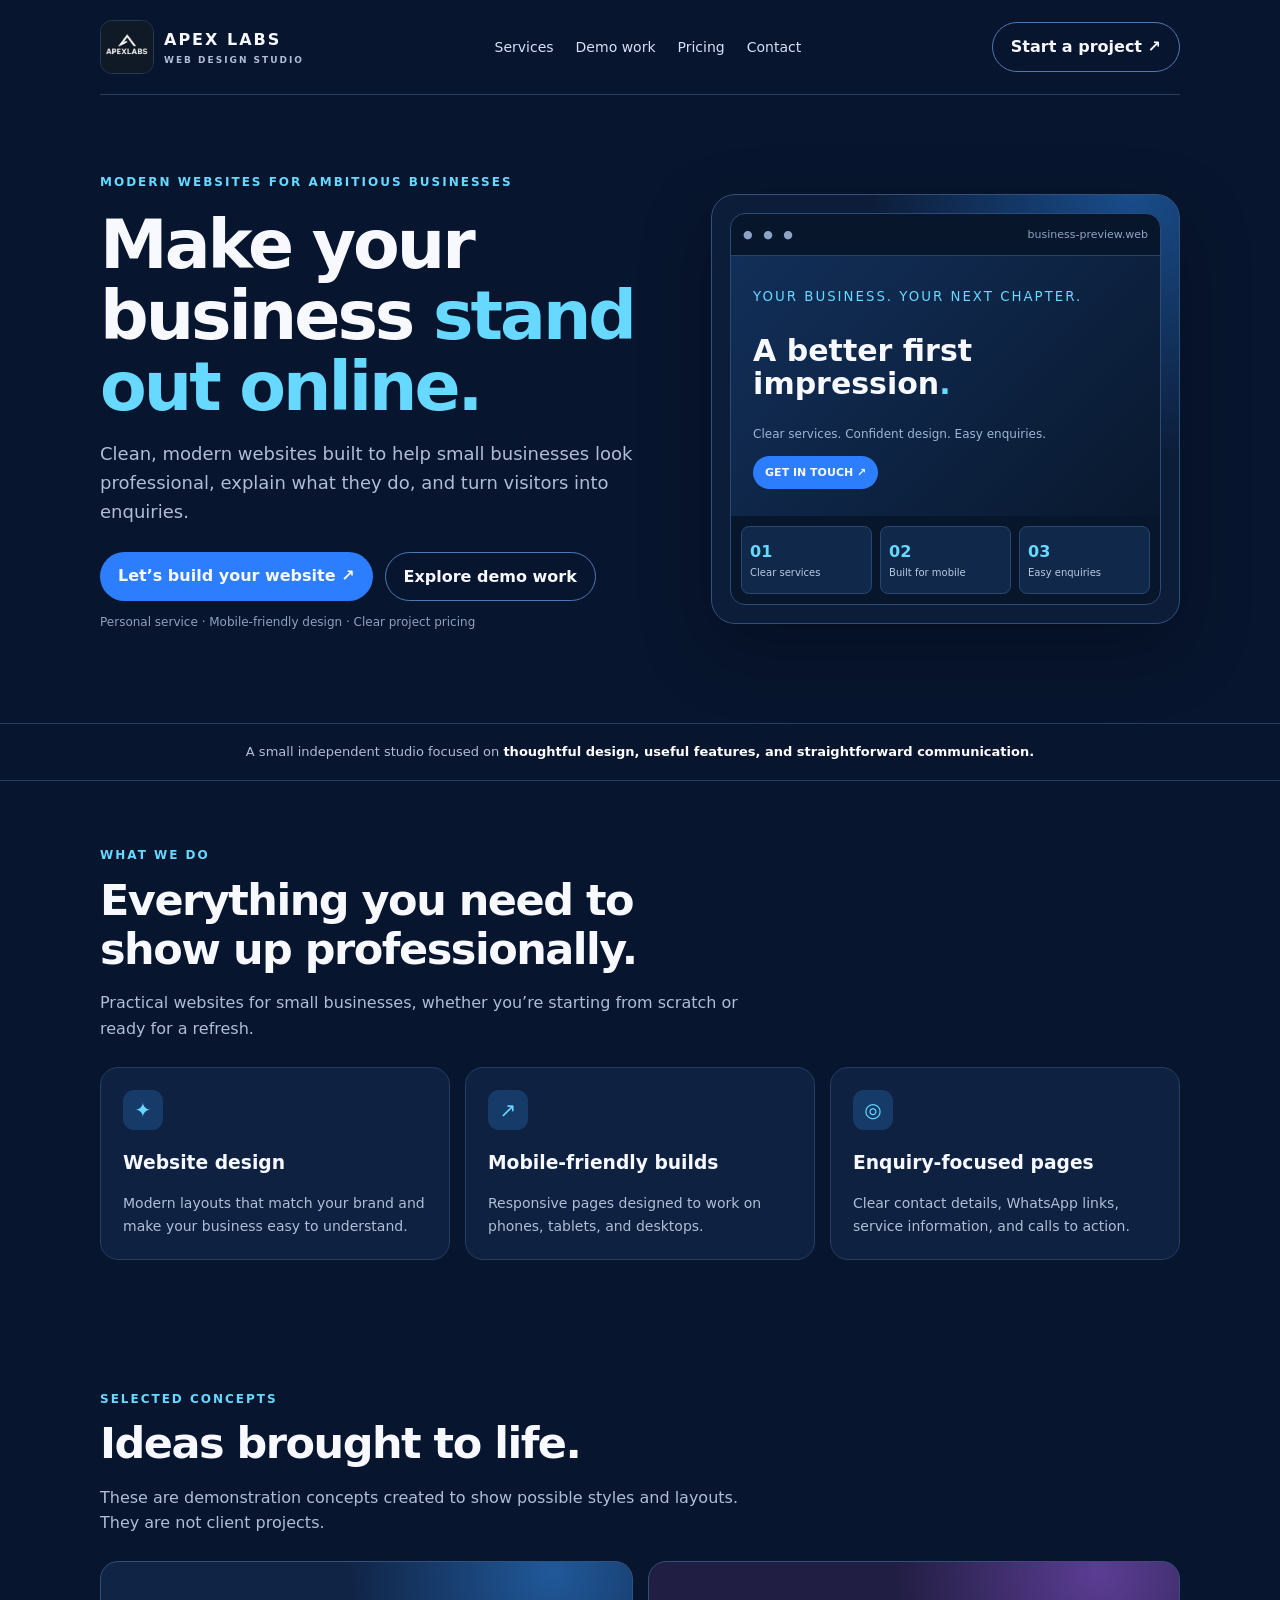
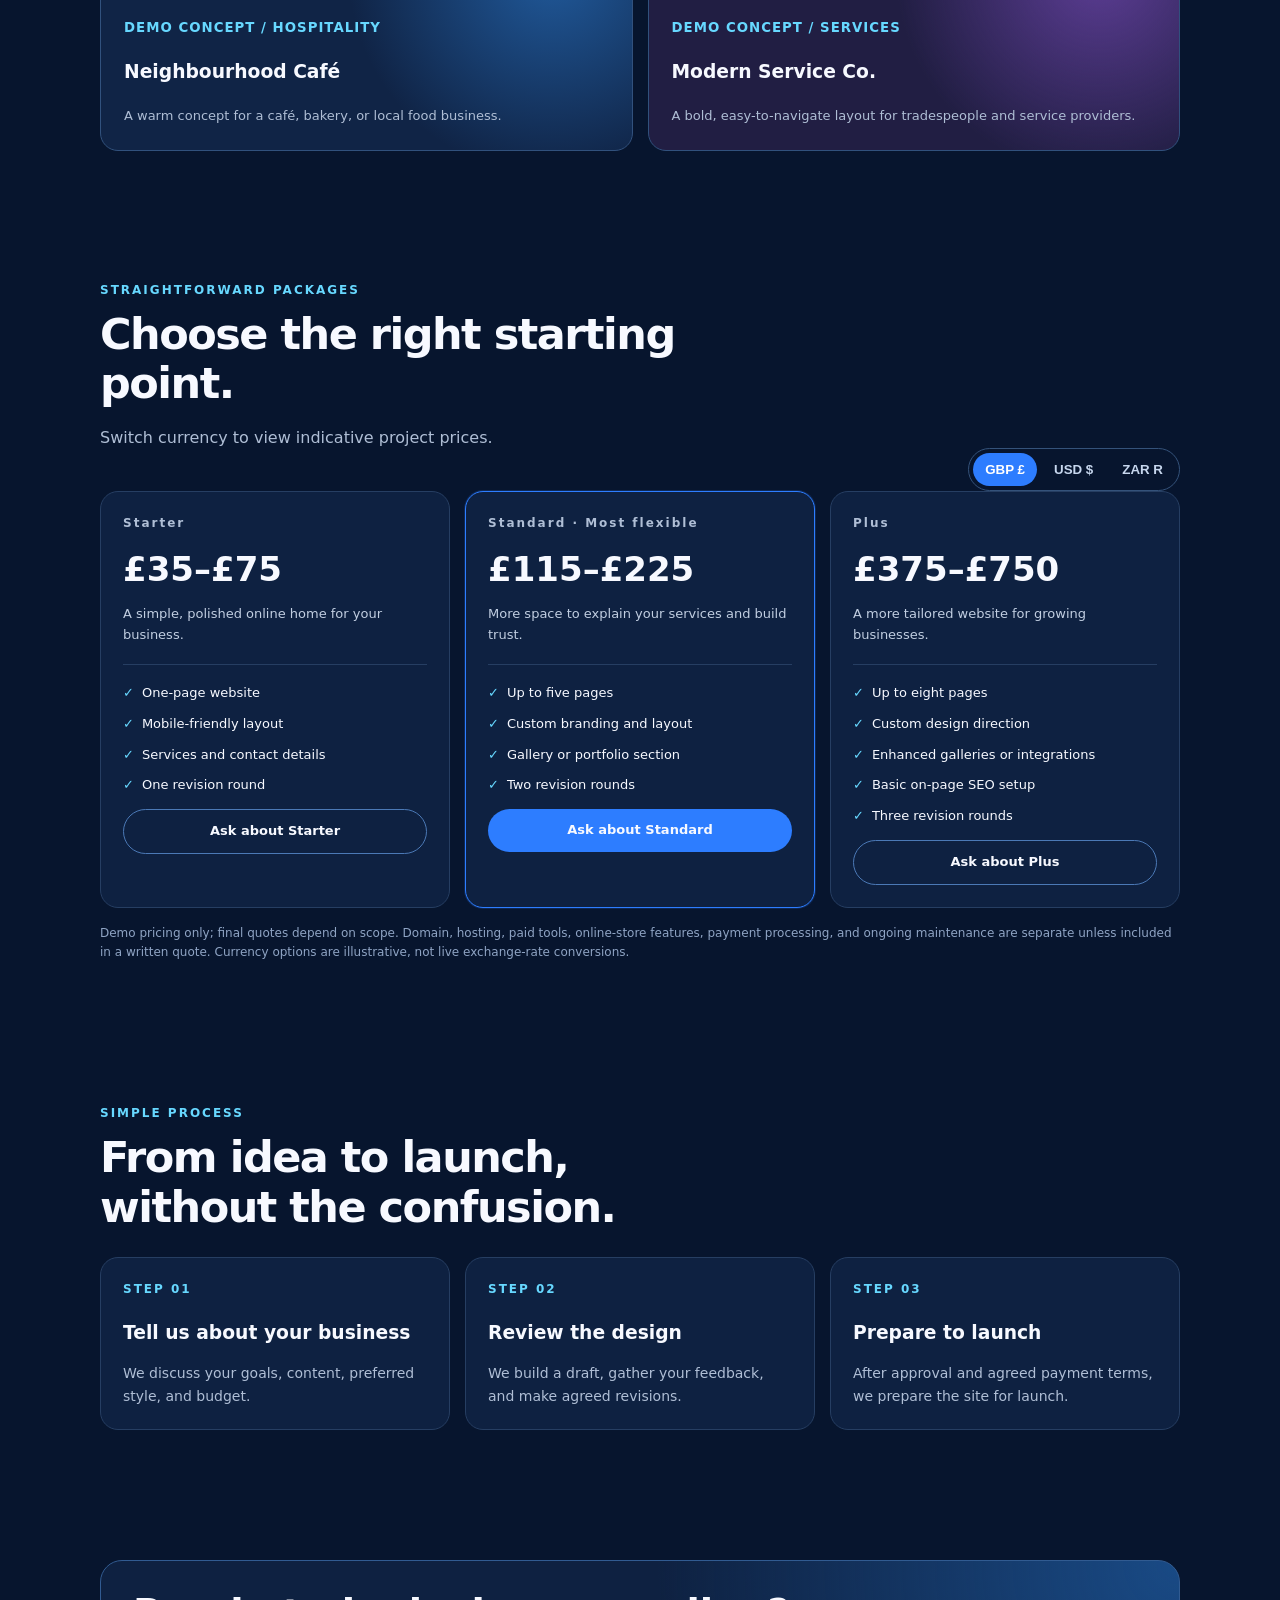
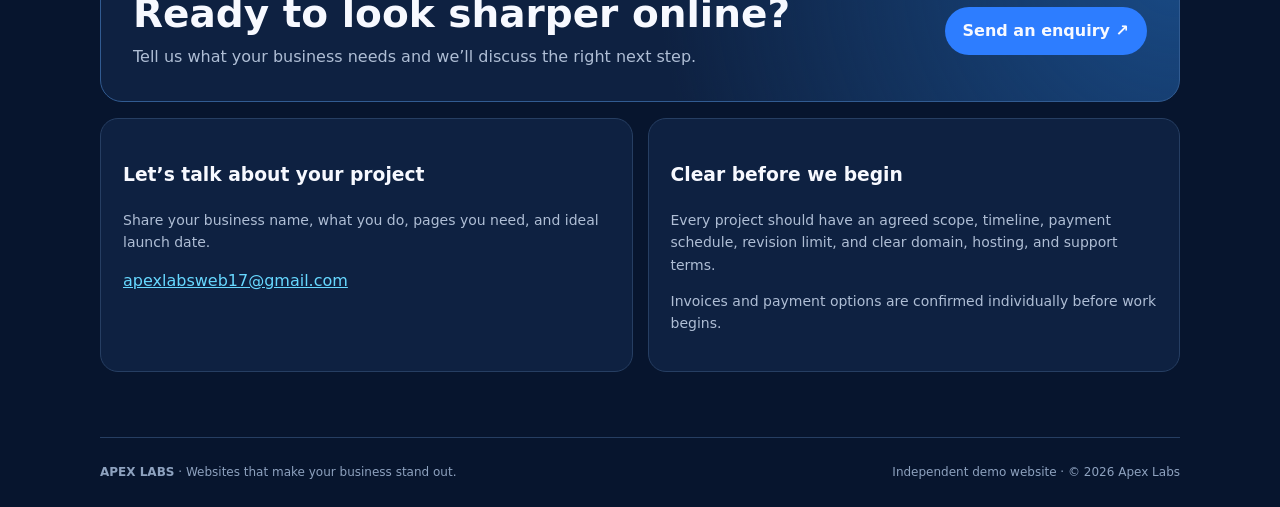
<file: index.html>
<!doctype html>
<html lang="en"><head><meta charset="utf-8"><meta name="viewport" content="width=device-width,initial-scale=1"><title>Apex Labs | Website Design</title>
<style>
:root{--bg:#07152e;--panel:#0e2141;--blue:#2d7dff;--cyan:#67d8ff;--muted:#afbed5;--line:#263e62}*{box-sizing:border-box}html{scroll-behavior:smooth}body{margin:0;background:var(--bg);color:#f7f9ff;font:16px/1.6 system-ui,Arial,sans-serif}.wrap{width:min(1080px,92%);margin:auto}a{color:inherit;text-decoration:none}.nav{display:flex;align-items:center;justify-content:space-between;padding:20px 0;border-bottom:1px solid var(--line)}.brand{font-weight:900;letter-spacing:2px;display:flex;gap:10px;align-items:center}.logo-img{display:block;width:54px;height:54px;object-fit:cover;border-radius:12px;border:1px solid #243b55;background:#101c29}.brand small{display:block;font-size:9px;color:var(--muted);letter-spacing:2px}.links{display:flex;gap:22px;font-size:14px;color:#d5e1f5}.btn{display:inline-block;border-radius:999px;background:var(--blue);padding:11px 18px;font-weight:800}.btn.ghost{background:transparent;border:1px solid #4b79b6}.hero{padding:78px 0;display:grid;grid-template-columns:1.1fr .9fr;gap:38px;align-items:center}.tag{color:var(--cyan);font-size:12px;font-weight:800;letter-spacing:2px;text-transform:uppercase}h1{font-size:clamp(42px,6vw,68px);line-height:1.04;letter-spacing:-3px;margin:18px 0}.gradient{color:var(--cyan)}.lead{color:var(--muted);font-size:18px;max-width:570px}.actions{display:flex;gap:12px;flex-wrap:wrap;margin-top:25px}.preview{padding:18px;border:1px solid #31517d;border-radius:24px;background:radial-gradient(circle at 90% 0,#194c8a,transparent 44%),#0c1d39;box-shadow:0 25px 70px #0004}.window{border:1px solid #2b4a76;border-radius:15px;overflow:hidden;background:#08162c}.bar{padding:12px;border-bottom:1px solid #2b4165;color:#8da4c7;font-size:11px}.mock{padding:27px 22px;background:linear-gradient(135deg,#122f59,#09182e)}.mock small{color:var(--cyan);letter-spacing:2px}.mock h2{font-size:30px;line-height:1.1}.mock p{color:#9eb4d4;font-size:12px}.tiles{display:grid;grid-template-columns:repeat(3,1fr);gap:8px;padding:10px}.tile{padding:12px 8px;background:#102849;border:1px solid #27476f;border-radius:8px;font-size:10px;color:#b7c9e4}.tile b{display:block;color:var(--cyan);font-size:16px}.strip{text-align:center;padding:18px;border-block:1px solid var(--line);color:var(--muted);font-size:13px}.strip strong{color:white}.section{padding:65px 0}.heading{max-width:650px;margin-bottom:25px}.heading h2{font-size:clamp(30px,4vw,43px);line-height:1.15;letter-spacing:-1.5px;margin:10px 0}.heading p,.card p{color:var(--muted)}.grid{display:grid;grid-template-columns:repeat(3,1fr);gap:15px}.card,.pricecard,.contact{background:var(--panel);border:1px solid var(--line);border-radius:18px;padding:22px}.symbol{width:40px;height:40px;display:grid;place-items:center;border-radius:11px;background:#173b69;color:var(--cyan);font-size:20px}.card h3{margin-bottom:5px}.card p{font-size:14px;margin-bottom:0}.pricinghead{display:flex;justify-content:space-between;align-items:end;gap:20px}.switch{display:flex;gap:5px;border:1px solid #34527a;padding:4px;border-radius:30px}.switch button{cursor:pointer;border:0;border-radius:25px;padding:9px 12px;color:#c7d7ee;background:transparent;font-weight:800}.switch button.active{background:var(--blue);color:white}.prices{display:grid;grid-template-columns:repeat(3,1fr);gap:15px}.pricecard.featured{border-color:var(--blue);box-shadow:0 0 0 1px #2d7dff30}.tier{font-size:12px;color:var(--muted);letter-spacing:2px;font-weight:800}.price{font-size:34px;font-weight:900;margin:8px 0}.price small{font-size:12px;color:var(--muted);font-weight:500}.desc{color:#c1cee1;font-size:13px;min-height:42px}.rule{height:1px;background:var(--line);margin:18px 0}.features{list-style:none;padding:0;font-size:13px}.features li{margin:10px 0}.features li:before{content:'✓';color:var(--cyan);margin-right:8px;font-weight:900}.pricecard .btn{display:block;text-align:center;font-size:13px}.note{font-size:12px;color:#8fa4c4;margin-top:16px}.concepts{display:grid;grid-template-columns:1fr 1fr;gap:15px}.concept{min-height:190px;display:flex;flex-direction:column;justify-content:end;border:1px solid #31517d;border-radius:18px;padding:23px;background:radial-gradient(circle at 85% 5%,#20599a,transparent 42%),#102446}.concept:nth-child(2){background:radial-gradient(circle at 85% 5%,#5c3d94,transparent 42%),#211e43}.concept small{color:var(--cyan);font-weight:800;letter-spacing:1px}.concept p{color:var(--muted);font-size:13px;margin:0}.steps{display:grid;grid-template-columns:repeat(3,1fr);gap:15px}.num{color:var(--cyan);font-size:12px;font-weight:900;letter-spacing:2px}.cta{padding:32px;border:1px solid #315b91;border-radius:22px;background:radial-gradient(circle at 100% 0,#194a85,transparent 48%),#0e2141;display:flex;justify-content:space-between;align-items:center;gap:20px}.cta h2{font-size:clamp(27px,4vw,39px);line-height:1.1;margin:0 0 8px}.cta p{color:var(--muted);margin:0}.contactgrid{display:grid;grid-template-columns:1fr 1fr;gap:15px;margin-top:16px}.contact p{color:var(--muted);font-size:14px}.contact a:not(.btn){color:var(--cyan);text-decoration:underline}.footer{padding:25px 0;border-top:1px solid var(--line);display:flex;justify-content:space-between;gap:15px;flex-wrap:wrap;color:#8ea2bf;font-size:12px}@media(max-width:760px){.links{display:none}.hero{grid-template-columns:1fr;padding:50px 0}.grid,.prices,.steps{grid-template-columns:1fr}.pricinghead{align-items:start;flex-direction:column}.desc{min-height:0}.concepts,.contactgrid{grid-template-columns:1fr}.cta{align-items:start;flex-direction:column}.section{padding:48px 0}}
</style></head><body>
<header class="wrap nav"><a class="brand" href="#home"><img class="logo-img" src="[data-uri]" alt="Apex Labs logo"><span>APEX LABS<small>WEB DESIGN STUDIO</small></span></a><nav class="links"><a href="#services">Services</a><a href="#work">Demo work</a><a href="#pricing">Pricing</a><a href="#contact">Contact</a></nav><a class="btn ghost" href="#contact">Start a project ↗</a></header>
<main id="home"><section class="wrap hero"><div><div class="tag">Modern websites for ambitious businesses</div><h1>Make your business <span class="gradient">stand out online.</span></h1><p class="lead">Clean, modern websites built to help small businesses look professional, explain what they do, and turn visitors into enquiries.</p><div class="actions"><a class="btn" href="#contact">Let’s build your website ↗</a><a class="btn ghost" href="#work">Explore demo work</a></div><p style="font-size:12px;color:#8ea2bf">Personal service · Mobile-friendly design · Clear project pricing</p></div><div class="preview"><div class="window"><div class="bar">● &nbsp; ● &nbsp; ● <span style="float:right">business-preview.web</span></div><div class="mock"><small>YOUR BUSINESS. YOUR NEXT CHAPTER.</small><h2>A better first<br>impression<span class="gradient">.</span></h2><p>Clear services. Confident design. Easy enquiries.</p><a class="btn" style="font-size:11px;padding:8px 12px" href="#contact">GET IN TOUCH ↗</a></div><div class="tiles"><div class="tile"><b>01</b>Clear services</div><div class="tile"><b>02</b>Built for mobile</div><div class="tile"><b>03</b>Easy enquiries</div></div></div></div></section>
<div class="strip">A small independent studio focused on <strong>thoughtful design, useful features, and straightforward communication.</strong></div>
<section class="wrap section" id="services"><div class="heading"><div class="tag">What we do</div><h2>Everything you need to show up professionally.</h2><p>Practical websites for small businesses, whether you’re starting from scratch or ready for a refresh.</p></div><div class="grid"><article class="card"><div class="symbol">✦</div><h3>Website design</h3><p>Modern layouts that match your brand and make your business easy to understand.</p></article><article class="card"><div class="symbol">↗</div><h3>Mobile-friendly builds</h3><p>Responsive pages designed to work on phones, tablets, and desktops.</p></article><article class="card"><div class="symbol">◎</div><h3>Enquiry-focused pages</h3><p>Clear contact details, WhatsApp links, service information, and calls to action.</p></article></div></section>
<section class="wrap section" id="work"><div class="heading"><div class="tag">Selected concepts</div><h2>Ideas brought to life.</h2><p>These are demonstration concepts created to show possible styles and layouts. They are not client projects.</p></div><div class="concepts"><article class="concept"><small>DEMO CONCEPT / HOSPITALITY</small><h3>Neighbourhood Café</h3><p>A warm concept for a café, bakery, or local food business.</p></article><article class="concept"><small>DEMO CONCEPT / SERVICES</small><h3>Modern Service Co.</h3><p>A bold, easy-to-navigate layout for tradespeople and service providers.</p></article></div></section>
<section class="wrap section" id="pricing"><div class="pricinghead"><div class="heading"><div class="tag">Straightforward packages</div><h2>Choose the right starting point.</h2><p>Switch currency to view indicative project prices.</p></div><div class="switch"><button class="active" data-cur="GBP">GBP £</button><button data-cur="USD">USD $</button><button data-cur="ZAR">ZAR R</button></div></div><div class="prices">
<article class="pricecard"><div class="tier">Starter</div><div class="price" data-gbp="£35–£75" data-usd="$40–$100" data-zar="R500–R1,400">£35–£75</div><div class="desc">A simple, polished online home for your business.</div><div class="rule"></div><ul class="features"><li>One-page website</li><li>Mobile-friendly layout</li><li>Services and contact details</li><li>One revision round</li></ul><a class="btn ghost ask" href="#contact" data-pack="Starter">Ask about Starter</a></article>
<article class="pricecard featured"><div class="tier">Standard · Most flexible</div><div class="price" data-gbp="£115–£225" data-usd="$150–$300" data-zar="R2,000–R4,000">£115–£225</div><div class="desc">More space to explain your services and build trust.</div><div class="rule"></div><ul class="features"><li>Up to five pages</li><li>Custom branding and layout</li><li>Gallery or portfolio section</li><li>Two revision rounds</li></ul><a class="btn ask" href="#contact" data-pack="Standard">Ask about Standard</a></article>
<article class="pricecard"><div class="tier">Plus</div><div class="price" data-gbp="£375–£750" data-usd="$500–$1,000" data-zar="R6,500–R13,000">£375–£750</div><div class="desc">A more tailored website for growing businesses.</div><div class="rule"></div><ul class="features"><li>Up to eight pages</li><li>Custom design direction</li><li>Enhanced galleries or integrations</li><li>Basic on-page SEO setup</li><li>Three revision rounds</li></ul><a class="btn ghost ask" href="#contact" data-pack="Plus">Ask about Plus</a></article></div><p class="note">Demo pricing only; final quotes depend on scope. Domain, hosting, paid tools, online-store features, payment processing, and ongoing maintenance are separate unless included in a written quote. Currency options are illustrative, not live exchange-rate conversions.</p></section>
<section class="wrap section"><div class="heading"><div class="tag">Simple process</div><h2>From idea to launch, without the confusion.</h2></div><div class="steps"><article class="card"><div class="num">STEP 01</div><h3>Tell us about your business</h3><p>We discuss your goals, content, preferred style, and budget.</p></article><article class="card"><div class="num">STEP 02</div><h3>Review the design</h3><p>We build a draft, gather your feedback, and make agreed revisions.</p></article><article class="card"><div class="num">STEP 03</div><h3>Prepare to launch</h3><p>After approval and agreed payment terms, we prepare the site for launch.</p></article></div></section>
<section class="wrap section" id="contact"><div class="cta"><div><h2>Ready to look sharper online?</h2><p>Tell us what your business needs and we’ll discuss the right next step.</p></div><a class="btn" id="mainmail" href="mailto:apexlabsweb17@gmail.com?subject=Apex%20Labs%20Website%20Enquiry">Send an enquiry ↗</a></div><div class="contactgrid"><div class="contact"><h3>Let’s talk about your project</h3><p>Share your business name, what you do, pages you need, and ideal launch date.</p><a href="mailto:apexlabsweb17@gmail.com">apexlabsweb17@gmail.com</a></div><div class="contact"><h3>Clear before we begin</h3><p>Every project should have an agreed scope, timeline, payment schedule, revision limit, and clear domain, hosting, and support terms.</p><p>Invoices and payment options are confirmed individually before work begins.</p></div></div></section></main>
<footer class="wrap footer"><div><b>APEX LABS</b> · Websites that make your business stand out.</div><div>Independent demo website · © <span id="year"></span> Apex Labs</div></footer>
<script>
document.querySelectorAll('[data-cur]').forEach(b=>b.addEventListener('click',()=>{document.querySelectorAll('[data-cur]').forEach(x=>x.classList.toggle('active',x===b));let c=b.dataset.cur.toLowerCase();document.querySelectorAll('.price[data-gbp]').forEach(p=>p.textContent=p.dataset[c])}));
document.querySelectorAll('.ask').forEach(a=>a.addEventListener('click',()=>{let pack=a.dataset.pack;document.getElementById('mainmail').href='mailto:apexlabsweb17@gmail.com?subject='+encodeURIComponent('Apex Labs '+pack+' Package Enquiry')+'&body='+encodeURIComponent('Hi Apex Labs,\n\nI would like to enquire about the '+pack+' package.\n\nBusiness name:\nWhat I need:\nPreferred launch date:\n\nThanks!')}));
document.getElementById('year').textContent=new Date().getFullYear();
</script></body></html>
</file>
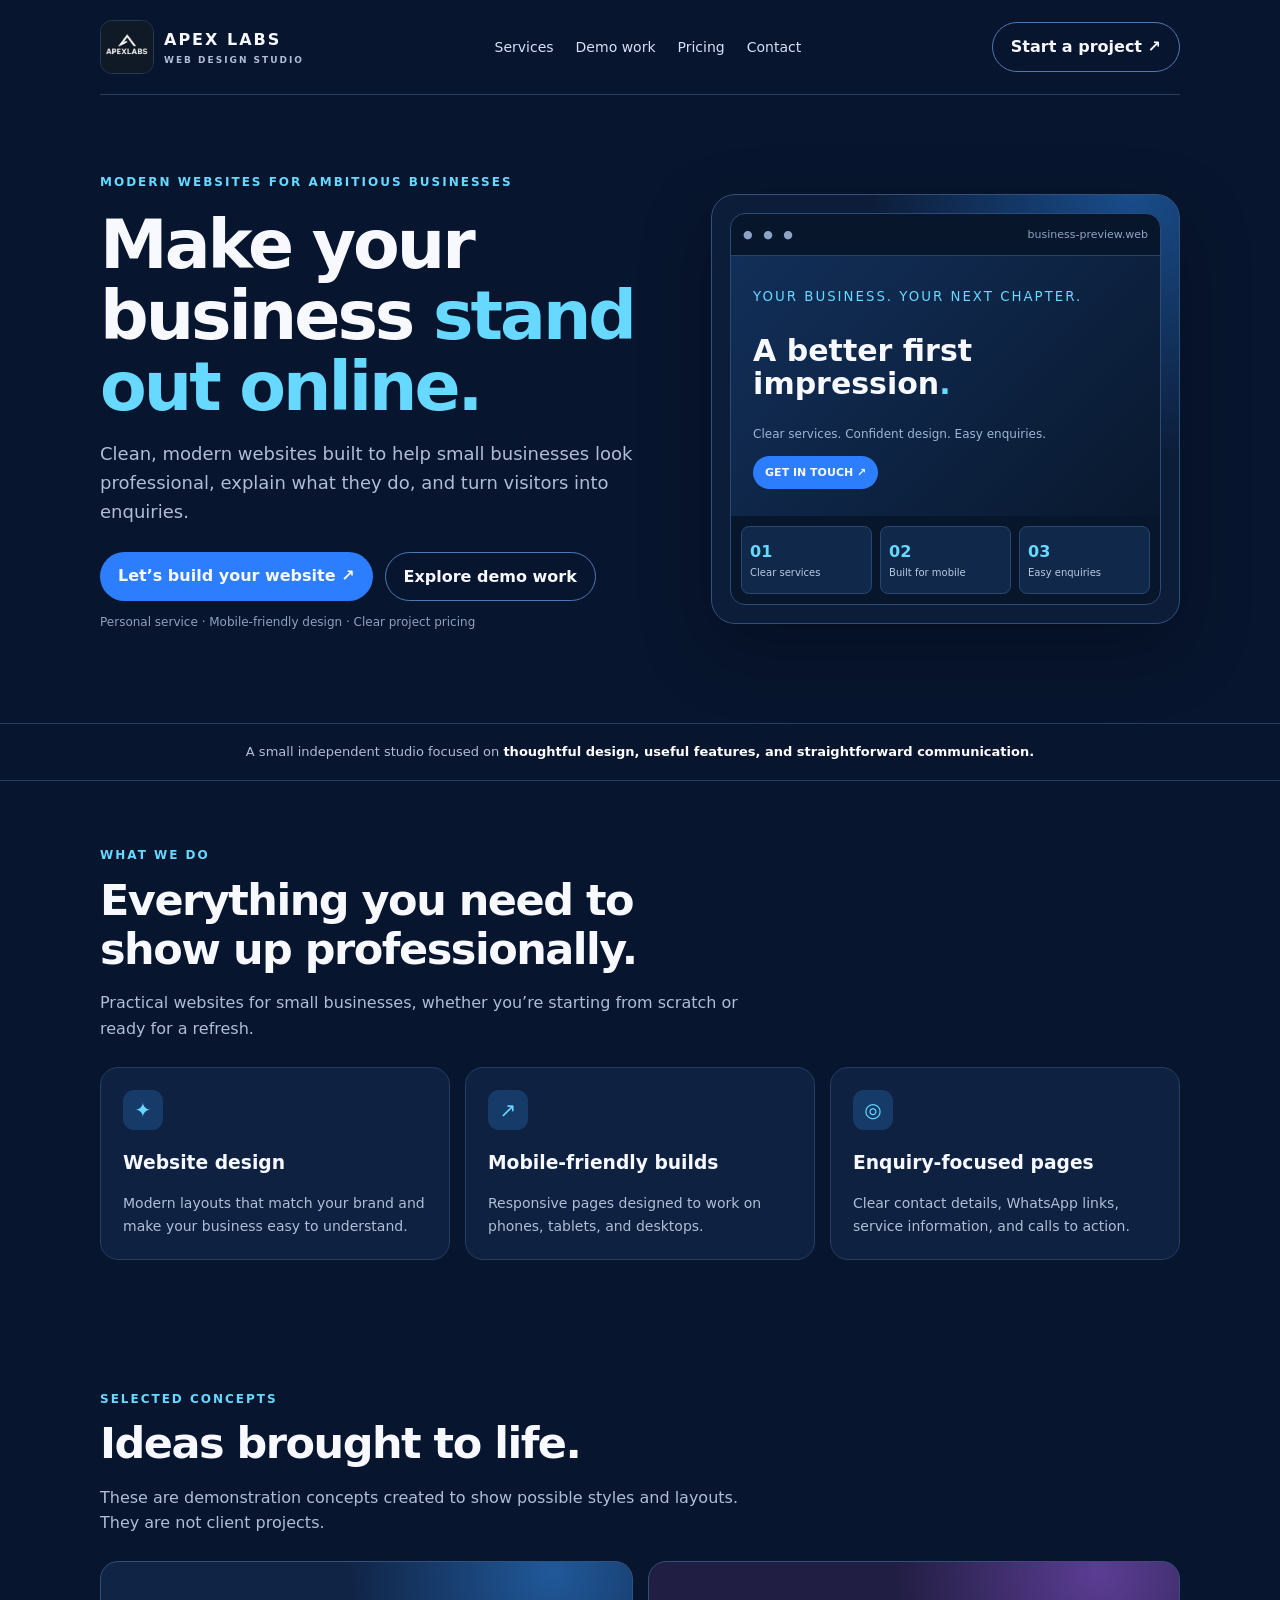
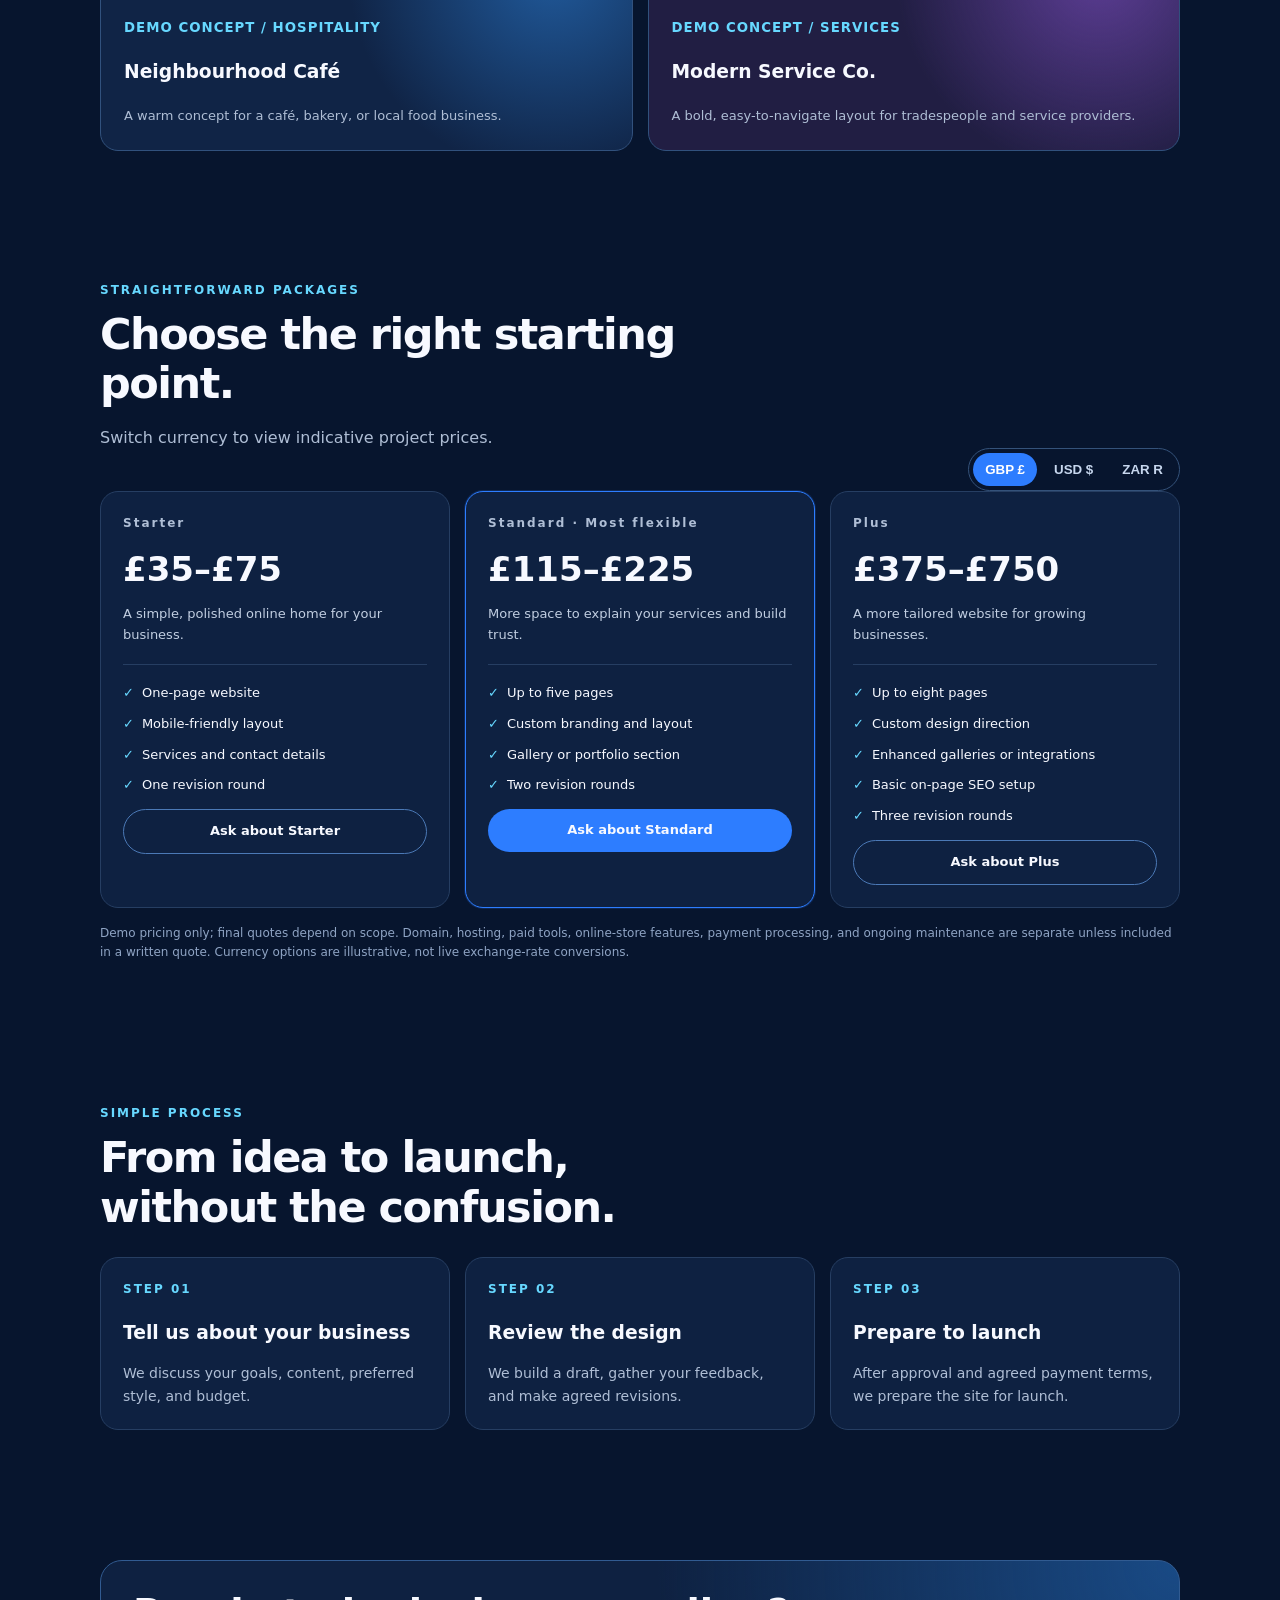
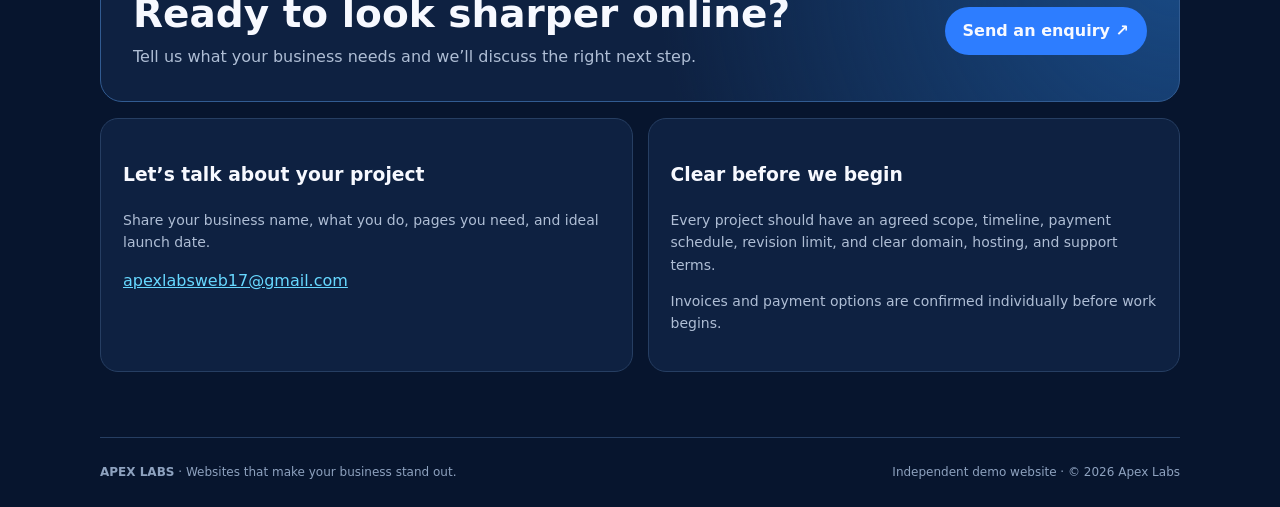
<file: apex_labs_official_demo.html>
<!doctype html>
<html lang="en"><head><meta charset="utf-8"><meta name="viewport" content="width=device-width,initial-scale=1"><title>Apex Labs | Website Design</title>
<style>
:root{--bg:#07152e;--panel:#0e2141;--blue:#2d7dff;--cyan:#67d8ff;--muted:#afbed5;--line:#263e62}*{box-sizing:border-box}html{scroll-behavior:smooth}body{margin:0;background:var(--bg);color:#f7f9ff;font:16px/1.6 system-ui,Arial,sans-serif}.wrap{width:min(1080px,92%);margin:auto}a{color:inherit;text-decoration:none}.nav{display:flex;align-items:center;justify-content:space-between;padding:20px 0;border-bottom:1px solid var(--line)}.brand{font-weight:900;letter-spacing:2px;display:flex;gap:10px;align-items:center}.logo-img{display:block;width:54px;height:54px;object-fit:cover;border-radius:12px;border:1px solid #243b55;background:#101c29}.brand small{display:block;font-size:9px;color:var(--muted);letter-spacing:2px}.links{display:flex;gap:22px;font-size:14px;color:#d5e1f5}.btn{display:inline-block;border-radius:999px;background:var(--blue);padding:11px 18px;font-weight:800}.btn.ghost{background:transparent;border:1px solid #4b79b6}.hero{padding:78px 0;display:grid;grid-template-columns:1.1fr .9fr;gap:38px;align-items:center}.tag{color:var(--cyan);font-size:12px;font-weight:800;letter-spacing:2px;text-transform:uppercase}h1{font-size:clamp(42px,6vw,68px);line-height:1.04;letter-spacing:-3px;margin:18px 0}.gradient{color:var(--cyan)}.lead{color:var(--muted);font-size:18px;max-width:570px}.actions{display:flex;gap:12px;flex-wrap:wrap;margin-top:25px}.preview{padding:18px;border:1px solid #31517d;border-radius:24px;background:radial-gradient(circle at 90% 0,#194c8a,transparent 44%),#0c1d39;box-shadow:0 25px 70px #0004}.window{border:1px solid #2b4a76;border-radius:15px;overflow:hidden;background:#08162c}.bar{padding:12px;border-bottom:1px solid #2b4165;color:#8da4c7;font-size:11px}.mock{padding:27px 22px;background:linear-gradient(135deg,#122f59,#09182e)}.mock small{color:var(--cyan);letter-spacing:2px}.mock h2{font-size:30px;line-height:1.1}.mock p{color:#9eb4d4;font-size:12px}.tiles{display:grid;grid-template-columns:repeat(3,1fr);gap:8px;padding:10px}.tile{padding:12px 8px;background:#102849;border:1px solid #27476f;border-radius:8px;font-size:10px;color:#b7c9e4}.tile b{display:block;color:var(--cyan);font-size:16px}.strip{text-align:center;padding:18px;border-block:1px solid var(--line);color:var(--muted);font-size:13px}.strip strong{color:white}.section{padding:65px 0}.heading{max-width:650px;margin-bottom:25px}.heading h2{font-size:clamp(30px,4vw,43px);line-height:1.15;letter-spacing:-1.5px;margin:10px 0}.heading p,.card p{color:var(--muted)}.grid{display:grid;grid-template-columns:repeat(3,1fr);gap:15px}.card,.pricecard,.contact{background:var(--panel);border:1px solid var(--line);border-radius:18px;padding:22px}.symbol{width:40px;height:40px;display:grid;place-items:center;border-radius:11px;background:#173b69;color:var(--cyan);font-size:20px}.card h3{margin-bottom:5px}.card p{font-size:14px;margin-bottom:0}.pricinghead{display:flex;justify-content:space-between;align-items:end;gap:20px}.switch{display:flex;gap:5px;border:1px solid #34527a;padding:4px;border-radius:30px}.switch button{cursor:pointer;border:0;border-radius:25px;padding:9px 12px;color:#c7d7ee;background:transparent;font-weight:800}.switch button.active{background:var(--blue);color:white}.prices{display:grid;grid-template-columns:repeat(3,1fr);gap:15px}.pricecard.featured{border-color:var(--blue);box-shadow:0 0 0 1px #2d7dff30}.tier{font-size:12px;color:var(--muted);letter-spacing:2px;font-weight:800}.price{font-size:34px;font-weight:900;margin:8px 0}.price small{font-size:12px;color:var(--muted);font-weight:500}.desc{color:#c1cee1;font-size:13px;min-height:42px}.rule{height:1px;background:var(--line);margin:18px 0}.features{list-style:none;padding:0;font-size:13px}.features li{margin:10px 0}.features li:before{content:'✓';color:var(--cyan);margin-right:8px;font-weight:900}.pricecard .btn{display:block;text-align:center;font-size:13px}.note{font-size:12px;color:#8fa4c4;margin-top:16px}.concepts{display:grid;grid-template-columns:1fr 1fr;gap:15px}.concept{min-height:190px;display:flex;flex-direction:column;justify-content:end;border:1px solid #31517d;border-radius:18px;padding:23px;background:radial-gradient(circle at 85% 5%,#20599a,transparent 42%),#102446}.concept:nth-child(2){background:radial-gradient(circle at 85% 5%,#5c3d94,transparent 42%),#211e43}.concept small{color:var(--cyan);font-weight:800;letter-spacing:1px}.concept p{color:var(--muted);font-size:13px;margin:0}.steps{display:grid;grid-template-columns:repeat(3,1fr);gap:15px}.num{color:var(--cyan);font-size:12px;font-weight:900;letter-spacing:2px}.cta{padding:32px;border:1px solid #315b91;border-radius:22px;background:radial-gradient(circle at 100% 0,#194a85,transparent 48%),#0e2141;display:flex;justify-content:space-between;align-items:center;gap:20px}.cta h2{font-size:clamp(27px,4vw,39px);line-height:1.1;margin:0 0 8px}.cta p{color:var(--muted);margin:0}.contactgrid{display:grid;grid-template-columns:1fr 1fr;gap:15px;margin-top:16px}.contact p{color:var(--muted);font-size:14px}.contact a:not(.btn){color:var(--cyan);text-decoration:underline}.footer{padding:25px 0;border-top:1px solid var(--line);display:flex;justify-content:space-between;gap:15px;flex-wrap:wrap;color:#8ea2bf;font-size:12px}@media(max-width:760px){.links{display:none}.hero{grid-template-columns:1fr;padding:50px 0}.grid,.prices,.steps{grid-template-columns:1fr}.pricinghead{align-items:start;flex-direction:column}.desc{min-height:0}.concepts,.contactgrid{grid-template-columns:1fr}.cta{align-items:start;flex-direction:column}.section{padding:48px 0}}
</style></head><body>
<header class="wrap nav"><a class="brand" href="#home"><img class="logo-img" src="[data-uri]" alt="Apex Labs logo"><span>APEX LABS<small>WEB DESIGN STUDIO</small></span></a><nav class="links"><a href="#services">Services</a><a href="#work">Demo work</a><a href="#pricing">Pricing</a><a href="#contact">Contact</a></nav><a class="btn ghost" href="#contact">Start a project ↗</a></header>
<main id="home"><section class="wrap hero"><div><div class="tag">Modern websites for ambitious businesses</div><h1>Make your business <span class="gradient">stand out online.</span></h1><p class="lead">Clean, modern websites built to help small businesses look professional, explain what they do, and turn visitors into enquiries.</p><div class="actions"><a class="btn" href="#contact">Let’s build your website ↗</a><a class="btn ghost" href="#work">Explore demo work</a></div><p style="font-size:12px;color:#8ea2bf">Personal service · Mobile-friendly design · Clear project pricing</p></div><div class="preview"><div class="window"><div class="bar">● &nbsp; ● &nbsp; ● <span style="float:right">business-preview.web</span></div><div class="mock"><small>YOUR BUSINESS. YOUR NEXT CHAPTER.</small><h2>A better first<br>impression<span class="gradient">.</span></h2><p>Clear services. Confident design. Easy enquiries.</p><a class="btn" style="font-size:11px;padding:8px 12px" href="#contact">GET IN TOUCH ↗</a></div><div class="tiles"><div class="tile"><b>01</b>Clear services</div><div class="tile"><b>02</b>Built for mobile</div><div class="tile"><b>03</b>Easy enquiries</div></div></div></div></section>
<div class="strip">A small independent studio focused on <strong>thoughtful design, useful features, and straightforward communication.</strong></div>
<section class="wrap section" id="services"><div class="heading"><div class="tag">What we do</div><h2>Everything you need to show up professionally.</h2><p>Practical websites for small businesses, whether you’re starting from scratch or ready for a refresh.</p></div><div class="grid"><article class="card"><div class="symbol">✦</div><h3>Website design</h3><p>Modern layouts that match your brand and make your business easy to understand.</p></article><article class="card"><div class="symbol">↗</div><h3>Mobile-friendly builds</h3><p>Responsive pages designed to work on phones, tablets, and desktops.</p></article><article class="card"><div class="symbol">◎</div><h3>Enquiry-focused pages</h3><p>Clear contact details, WhatsApp links, service information, and calls to action.</p></article></div></section>
<section class="wrap section" id="work"><div class="heading"><div class="tag">Selected concepts</div><h2>Ideas brought to life.</h2><p>These are demonstration concepts created to show possible styles and layouts. They are not client projects.</p></div><div class="concepts"><article class="concept"><small>DEMO CONCEPT / HOSPITALITY</small><h3>Neighbourhood Café</h3><p>A warm concept for a café, bakery, or local food business.</p></article><article class="concept"><small>DEMO CONCEPT / SERVICES</small><h3>Modern Service Co.</h3><p>A bold, easy-to-navigate layout for tradespeople and service providers.</p></article></div></section>
<section class="wrap section" id="pricing"><div class="pricinghead"><div class="heading"><div class="tag">Straightforward packages</div><h2>Choose the right starting point.</h2><p>Switch currency to view indicative project prices.</p></div><div class="switch"><button class="active" data-cur="GBP">GBP £</button><button data-cur="USD">USD $</button><button data-cur="ZAR">ZAR R</button></div></div><div class="prices">
<article class="pricecard"><div class="tier">Starter</div><div class="price" data-gbp="£35–£75" data-usd="$40–$100" data-zar="R500–R1,400">£35–£75</div><div class="desc">A simple, polished online home for your business.</div><div class="rule"></div><ul class="features"><li>One-page website</li><li>Mobile-friendly layout</li><li>Services and contact details</li><li>One revision round</li></ul><a class="btn ghost ask" href="#contact" data-pack="Starter">Ask about Starter</a></article>
<article class="pricecard featured"><div class="tier">Standard · Most flexible</div><div class="price" data-gbp="£115–£225" data-usd="$150–$300" data-zar="R2,000–R4,000">£115–£225</div><div class="desc">More space to explain your services and build trust.</div><div class="rule"></div><ul class="features"><li>Up to five pages</li><li>Custom branding and layout</li><li>Gallery or portfolio section</li><li>Two revision rounds</li></ul><a class="btn ask" href="#contact" data-pack="Standard">Ask about Standard</a></article>
<article class="pricecard"><div class="tier">Plus</div><div class="price" data-gbp="£375–£750" data-usd="$500–$1,000" data-zar="R6,500–R13,000">£375–£750</div><div class="desc">A more tailored website for growing businesses.</div><div class="rule"></div><ul class="features"><li>Up to eight pages</li><li>Custom design direction</li><li>Enhanced galleries or integrations</li><li>Basic on-page SEO setup</li><li>Three revision rounds</li></ul><a class="btn ghost ask" href="#contact" data-pack="Plus">Ask about Plus</a></article></div><p class="note">Demo pricing only; final quotes depend on scope. Domain, hosting, paid tools, online-store features, payment processing, and ongoing maintenance are separate unless included in a written quote. Currency options are illustrative, not live exchange-rate conversions.</p></section>
<section class="wrap section"><div class="heading"><div class="tag">Simple process</div><h2>From idea to launch, without the confusion.</h2></div><div class="steps"><article class="card"><div class="num">STEP 01</div><h3>Tell us about your business</h3><p>We discuss your goals, content, preferred style, and budget.</p></article><article class="card"><div class="num">STEP 02</div><h3>Review the design</h3><p>We build a draft, gather your feedback, and make agreed revisions.</p></article><article class="card"><div class="num">STEP 03</div><h3>Prepare to launch</h3><p>After approval and agreed payment terms, we prepare the site for launch.</p></article></div></section>
<section class="wrap section" id="contact"><div class="cta"><div><h2>Ready to look sharper online?</h2><p>Tell us what your business needs and we’ll discuss the right next step.</p></div><a class="btn" id="mainmail" href="mailto:apexlabsweb17@gmail.com?subject=Apex%20Labs%20Website%20Enquiry">Send an enquiry ↗</a></div><div class="contactgrid"><div class="contact"><h3>Let’s talk about your project</h3><p>Share your business name, what you do, pages you need, and ideal launch date.</p><a href="mailto:apexlabsweb17@gmail.com">apexlabsweb17@gmail.com</a></div><div class="contact"><h3>Clear before we begin</h3><p>Every project should have an agreed scope, timeline, payment schedule, revision limit, and clear domain, hosting, and support terms.</p><p>Invoices and payment options are confirmed individually before work begins.</p></div></div></section></main>
<footer class="wrap footer"><div><b>APEX LABS</b> · Websites that make your business stand out.</div><div>Independent demo website · © <span id="year"></span> Apex Labs</div></footer>
<script>
document.querySelectorAll('[data-cur]').forEach(b=>b.addEventListener('click',()=>{document.querySelectorAll('[data-cur]').forEach(x=>x.classList.toggle('active',x===b));let c=b.dataset.cur.toLowerCase();document.querySelectorAll('.price[data-gbp]').forEach(p=>p.textContent=p.dataset[c])}));
document.querySelectorAll('.ask').forEach(a=>a.addEventListener('click',()=>{let pack=a.dataset.pack;document.getElementById('mainmail').href='mailto:apexlabsweb17@gmail.com?subject='+encodeURIComponent('Apex Labs '+pack+' Package Enquiry')+'&body='+encodeURIComponent('Hi Apex Labs,\n\nI would like to enquire about the '+pack+' package.\n\nBusiness name:\nWhat I need:\nPreferred launch date:\n\nThanks!')}));
document.getElementById('year').textContent=new Date().getFullYear();
</script></body></html>
</file>
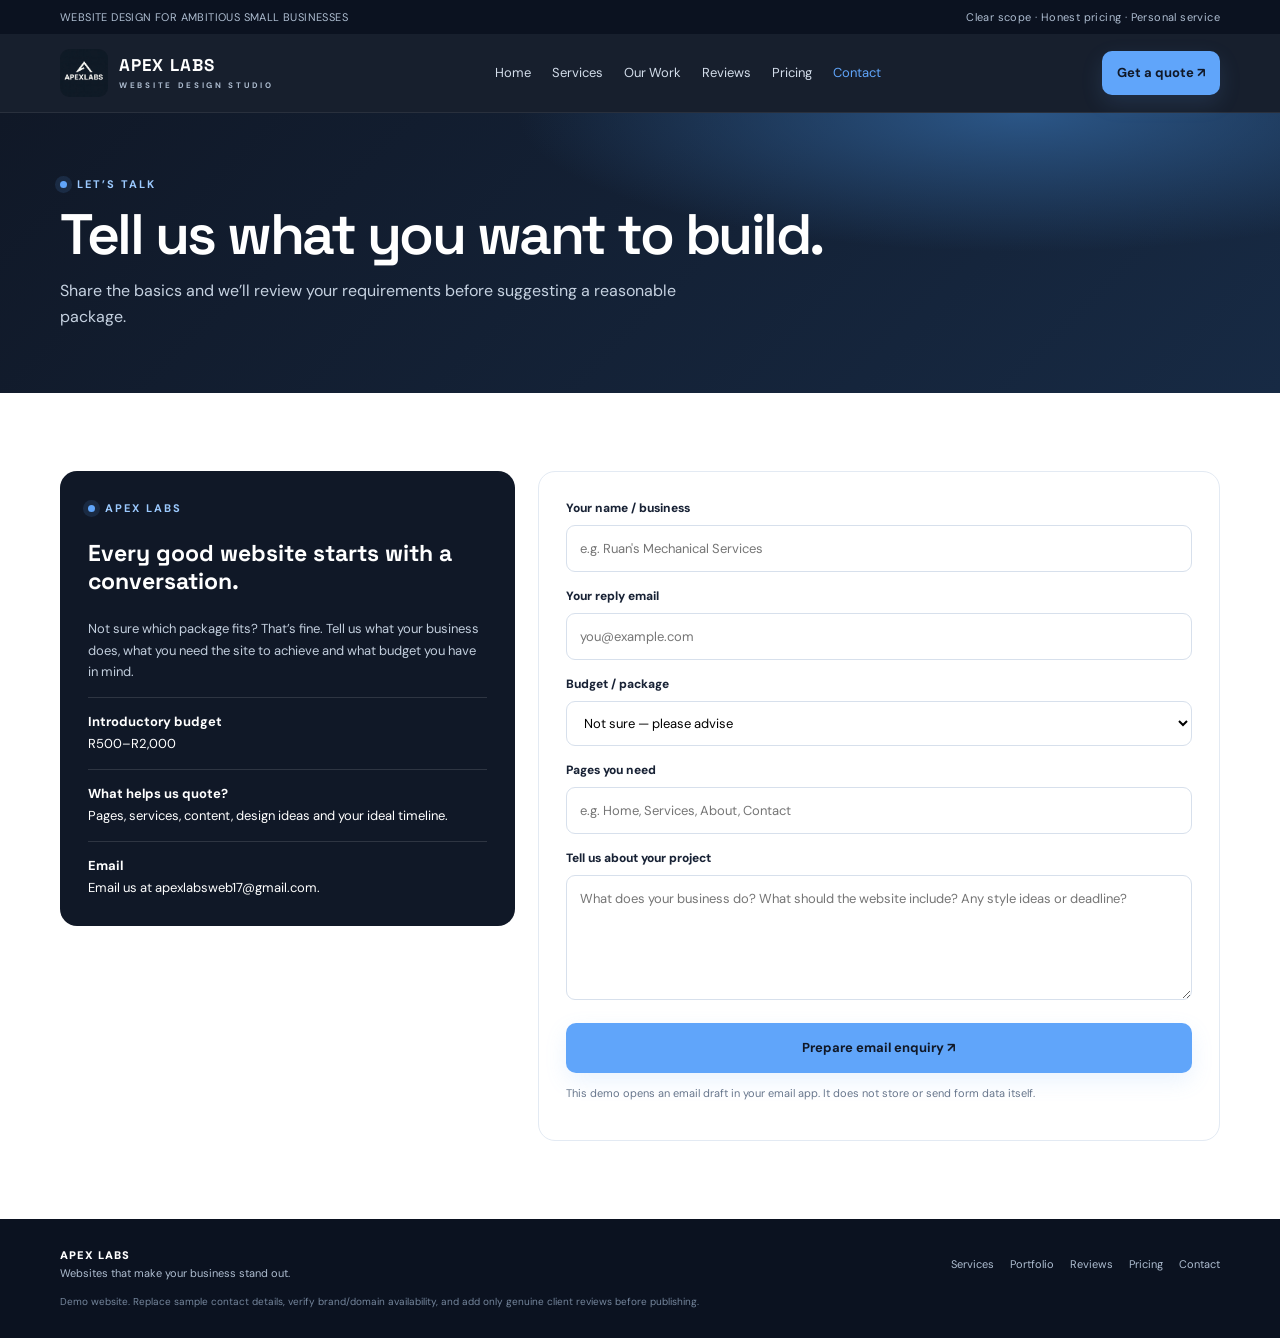
<file: contact.html>
<!doctype html><html lang="en"><head><meta charset="utf-8"><meta name="viewport" content="width=device-width, initial-scale=1"><meta name="description" content="Apex Labs creates modern, mobile-friendly websites for small businesses."><meta name="theme-color" content="#101827"><title>Request a Quote | Apex Labs</title><link rel="stylesheet" href="styles.css"></head><body><div class="topline"><div class="wrap"><span>WEBSITE DESIGN FOR AMBITIOUS SMALL BUSINESSES</span><span>Clear scope · Honest pricing · Personal service</span></div></div><header><div class="wrap nav"><a class="brand" href="index.html" aria-label="Apex Labs home"><img class="logo-image" src="apex-logo.jpeg" alt="Apex Labs logo"><span class="brand-copy"><strong>APEX LABS</strong><small>WEBSITE DESIGN STUDIO</small></span></a><nav class="navlinks" id="navlinks"><a href="index.html">Home</a><a href="services.html">Services</a><a href="work.html">Our Work</a><a href="reviews.html">Reviews</a><a href="pricing.html">Pricing</a><a href="contact.html">Contact</a></nav><a class="btn btn-blue btn-small" href="contact.html">Get a quote ↗</a><button class="menu" aria-label="Open navigation" onclick="document.getElementById('navlinks').classList.toggle('open')">☰</button></div></header><main>
<section class="pagehero"><div class="wrap"><div class="eyebrow">Let’s talk</div><h1>Tell us what you want to build.</h1><p>Share the basics and we’ll review your requirements before suggesting a reasonable package.</p></div></section><section class="section"><div class="wrap form-layout"><aside class="contact-panel"><div class="eyebrow">Apex Labs</div><h3>Every good website starts with a conversation.</h3><p>Not sure which package fits? That’s fine. Tell us what your business does, what you need the site to achieve and what budget you have in mind.</p><div class="contact-item"><b>Introductory budget</b><br>R500–R2,000</div><div class="contact-item"><b>What helps us quote?</b><br>Pages, services, content, design ideas and your ideal timeline.</div><div class="contact-item"><b>Email</b><br>Email us at apexlabsweb17@gmail.com.</div></aside><form class="form-card" id="quoteForm"><div class="field"><label for="name">Your name / business</label><input id="name" name="name" required placeholder="e.g. Ruan's Mechanical Services"></div><div class="field"><label for="email">Your reply email</label><input id="email" name="email" type="email" required placeholder="you@example.com"></div><div class="field"><label for="package">Budget / package</label><select id="package" name="package"><option>Not sure — please advise</option><option>Starter — R500</option><option>Business — R1,000 to R1,500</option><option>Expanded — R1,500 to R2,000</option><option>Quote based on requirements</option></select></div><div class="field"><label for="pages">Pages you need</label><input id="pages" name="pages" placeholder="e.g. Home, Services, About, Contact"></div><div class="field"><label for="details">Tell us about your project</label><textarea id="details" name="details" required placeholder="What does your business do? What should the website include? Any style ideas or deadline?"></textarea></div><button class="btn btn-blue" type="submit" style="width:100%">Prepare email enquiry ↗</button><p class="hint">This demo opens an email draft in your email app. It does not store or send form data itself.</p><p class="hint" id="status" aria-live="polite"></p></form></div></section></main><footer><div class="wrap"><div class="footer-row"><div><div class="footer-brand">APEX LABS</div><div>Websites that make your business stand out.</div></div><div class="footer-links"><a href="services.html">Services</a><a href="work.html">Portfolio</a><a href="reviews.html">Reviews</a><a href="pricing.html">Pricing</a><a href="contact.html">Contact</a></div></div><div class="disclaimer">Demo website. Replace sample contact details, verify brand/domain availability, and add only genuine client reviews before publishing.</div></div></footer><script>document.querySelectorAll('.navlinks a').forEach(a=>{if(new URL(a.href).pathname.split('/').pop()===location.pathname.split('/').pop())a.classList.add('active');a.addEventListener('click',()=>document.getElementById('navlinks').classList.remove('open'))});</script><script>
const params=new URLSearchParams(location.search); if(params.get('package')){const select=document.getElementById('package');const val=params.get('package');for(const opt of select.options){if(opt.text.toLowerCase().includes(val.split(' ')[0].toLowerCase())){select.value=opt.text;break}}}
document.getElementById('quoteForm').addEventListener('submit',function(e){e.preventDefault();const f=new FormData(this);const subject='Website quote enquiry - '+f.get('name');const body='Hi Apex Labs,\n\nI would like a website quote.\n\nName/business: '+f.get('name')+'\nReply email: '+f.get('email')+'\nBudget: '+f.get('package')+'\nPages: '+(f.get('pages')||'Not specified')+'\n\nProject details:\n'+f.get('details')+'\n\nThanks.';window.location.href='mailto:apexlabsweb17@gmail.com?subject='+encodeURIComponent(subject)+'&body='+encodeURIComponent(body);document.getElementById('status').textContent='If your email app does not open, email apexlabsweb17@gmail.com directly.'});
</script></body></html>
</file>
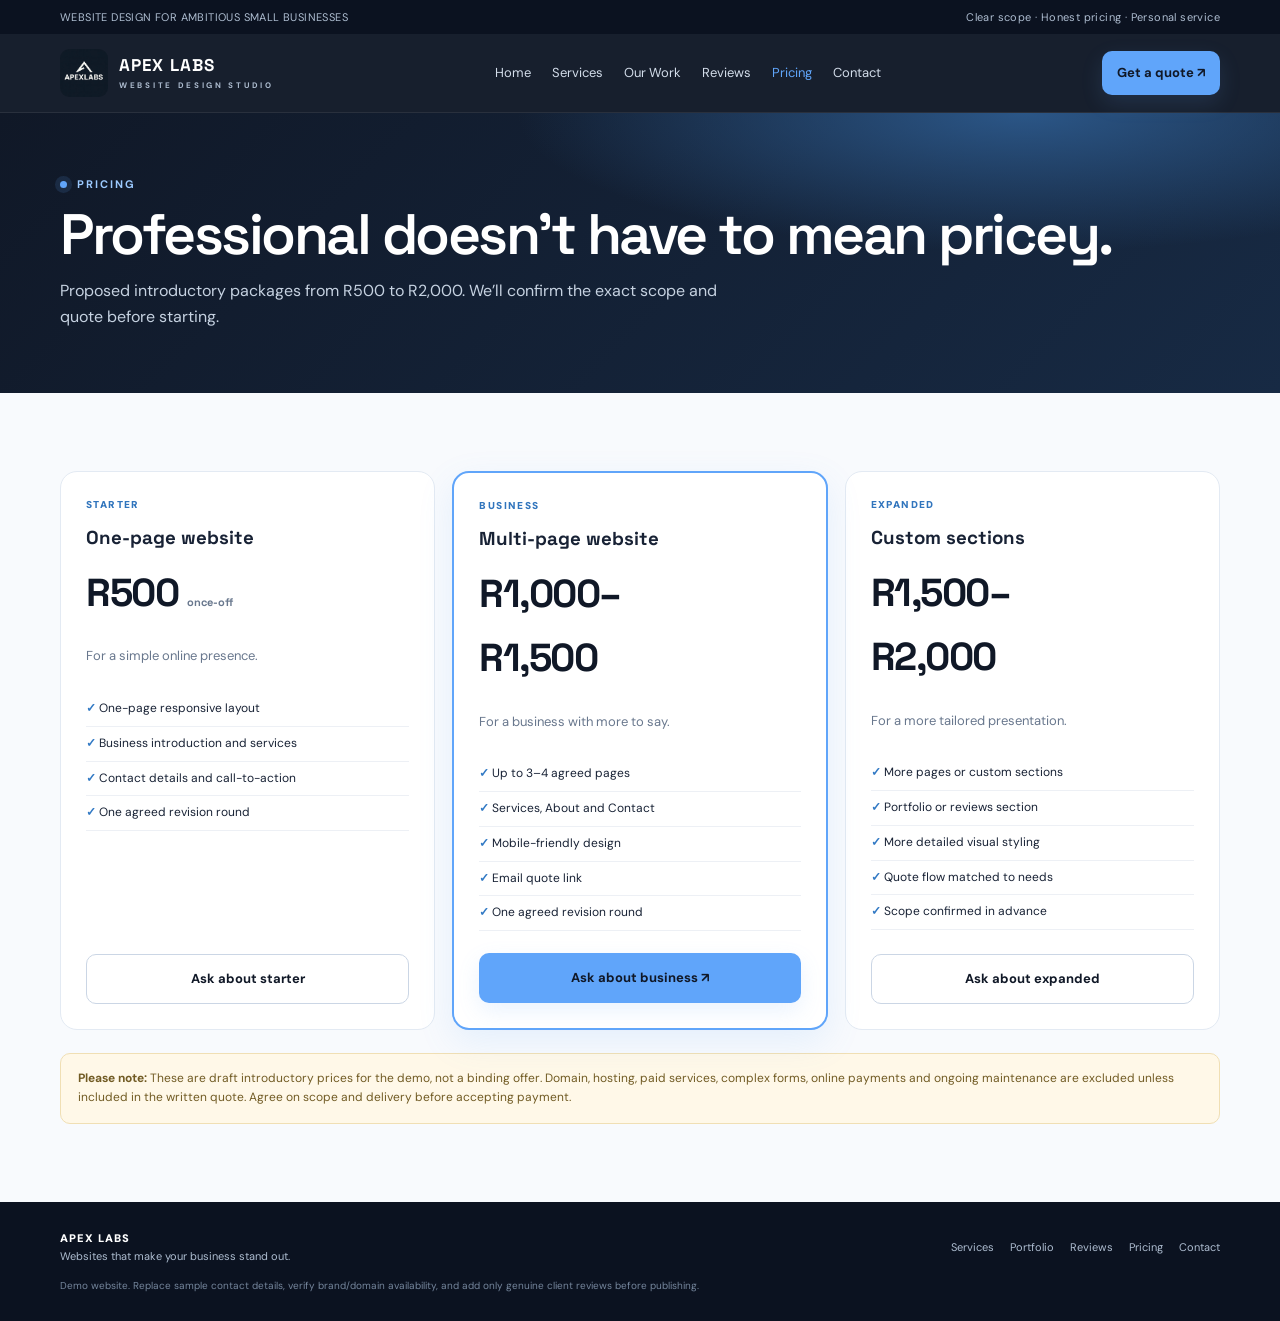
<file: pricing.html>
<!doctype html><html lang="en"><head><meta charset="utf-8"><meta name="viewport" content="width=device-width, initial-scale=1"><meta name="description" content="Apex Labs creates modern, mobile-friendly websites for small businesses."><meta name="theme-color" content="#101827"><title>Pricing | Apex Labs</title><link rel="stylesheet" href="styles.css"></head><body><div class="topline"><div class="wrap"><span>WEBSITE DESIGN FOR AMBITIOUS SMALL BUSINESSES</span><span>Clear scope · Honest pricing · Personal service</span></div></div><header><div class="wrap nav"><a class="brand" href="index.html" aria-label="Apex Labs home"><img class="logo-image" src="apex-logo.jpeg" alt="Apex Labs logo"><span class="brand-copy"><strong>APEX LABS</strong><small>WEBSITE DESIGN STUDIO</small></span></a><nav class="navlinks" id="navlinks"><a href="index.html">Home</a><a href="services.html">Services</a><a href="work.html">Our Work</a><a href="reviews.html">Reviews</a><a href="pricing.html">Pricing</a><a href="contact.html">Contact</a></nav><a class="btn btn-blue btn-small" href="contact.html">Get a quote ↗</a><button class="menu" aria-label="Open navigation" onclick="document.getElementById('navlinks').classList.toggle('open')">☰</button></div></header><main>
<section class="pagehero"><div class="wrap"><div class="eyebrow">Pricing</div><h1>Professional doesn’t have to mean pricey.</h1><p>Proposed introductory packages from R500 to R2,000. We’ll confirm the exact scope and quote before starting.</p></div></section><section class="section section-soft"><div class="wrap"><div class="price-grid"><article class="price-card"><div class="price-label">STARTER</div><h3>One-page website</h3><div class="price">R500 <small>once-off</small></div><p>For a simple online presence.</p><ul class="included"><li>One-page responsive layout</li><li>Business introduction and services</li><li>Contact details and call-to-action</li><li>One agreed revision round</li></ul><a class="btn btn-light" href="contact.html?package=Starter%20-%20R500">Ask about starter</a></article><article class="price-card popular"><div class="price-label">BUSINESS</div><h3>Multi-page website</h3><div class="price">R1,000–<br>R1,500</div><p>For a business with more to say.</p><ul class="included"><li>Up to 3–4 agreed pages</li><li>Services, About and Contact</li><li>Mobile-friendly design</li><li>Email quote link</li><li>One agreed revision round</li></ul><a class="btn btn-blue" href="contact.html?package=Business%20-%20R1000%20to%20R1500">Ask about business ↗</a></article><article class="price-card"><div class="price-label">EXPANDED</div><h3>Custom sections</h3><div class="price">R1,500–<br>R2,000</div><p>For a more tailored presentation.</p><ul class="included"><li>More pages or custom sections</li><li>Portfolio or reviews section</li><li>More detailed visual styling</li><li>Quote flow matched to needs</li><li>Scope confirmed in advance</li></ul><a class="btn btn-light" href="contact.html?package=Expanded%20-%20R1500%20to%20R2000">Ask about expanded</a></article></div><div class="notice"><b>Please note:</b> These are draft introductory prices for the demo, not a binding offer. Domain, hosting, paid services, complex forms, online payments and ongoing maintenance are excluded unless included in the written quote. Agree on scope and delivery before accepting payment.</div></div></section></main><footer><div class="wrap"><div class="footer-row"><div><div class="footer-brand">APEX LABS</div><div>Websites that make your business stand out.</div></div><div class="footer-links"><a href="services.html">Services</a><a href="work.html">Portfolio</a><a href="reviews.html">Reviews</a><a href="pricing.html">Pricing</a><a href="contact.html">Contact</a></div></div><div class="disclaimer">Demo website. Replace sample contact details, verify brand/domain availability, and add only genuine client reviews before publishing.</div></div></footer><script>document.querySelectorAll('.navlinks a').forEach(a=>{if(new URL(a.href).pathname.split('/').pop()===location.pathname.split('/').pop())a.classList.add('active');a.addEventListener('click',()=>document.getElementById('navlinks').classList.remove('open'))});</script></body></html>
</file>
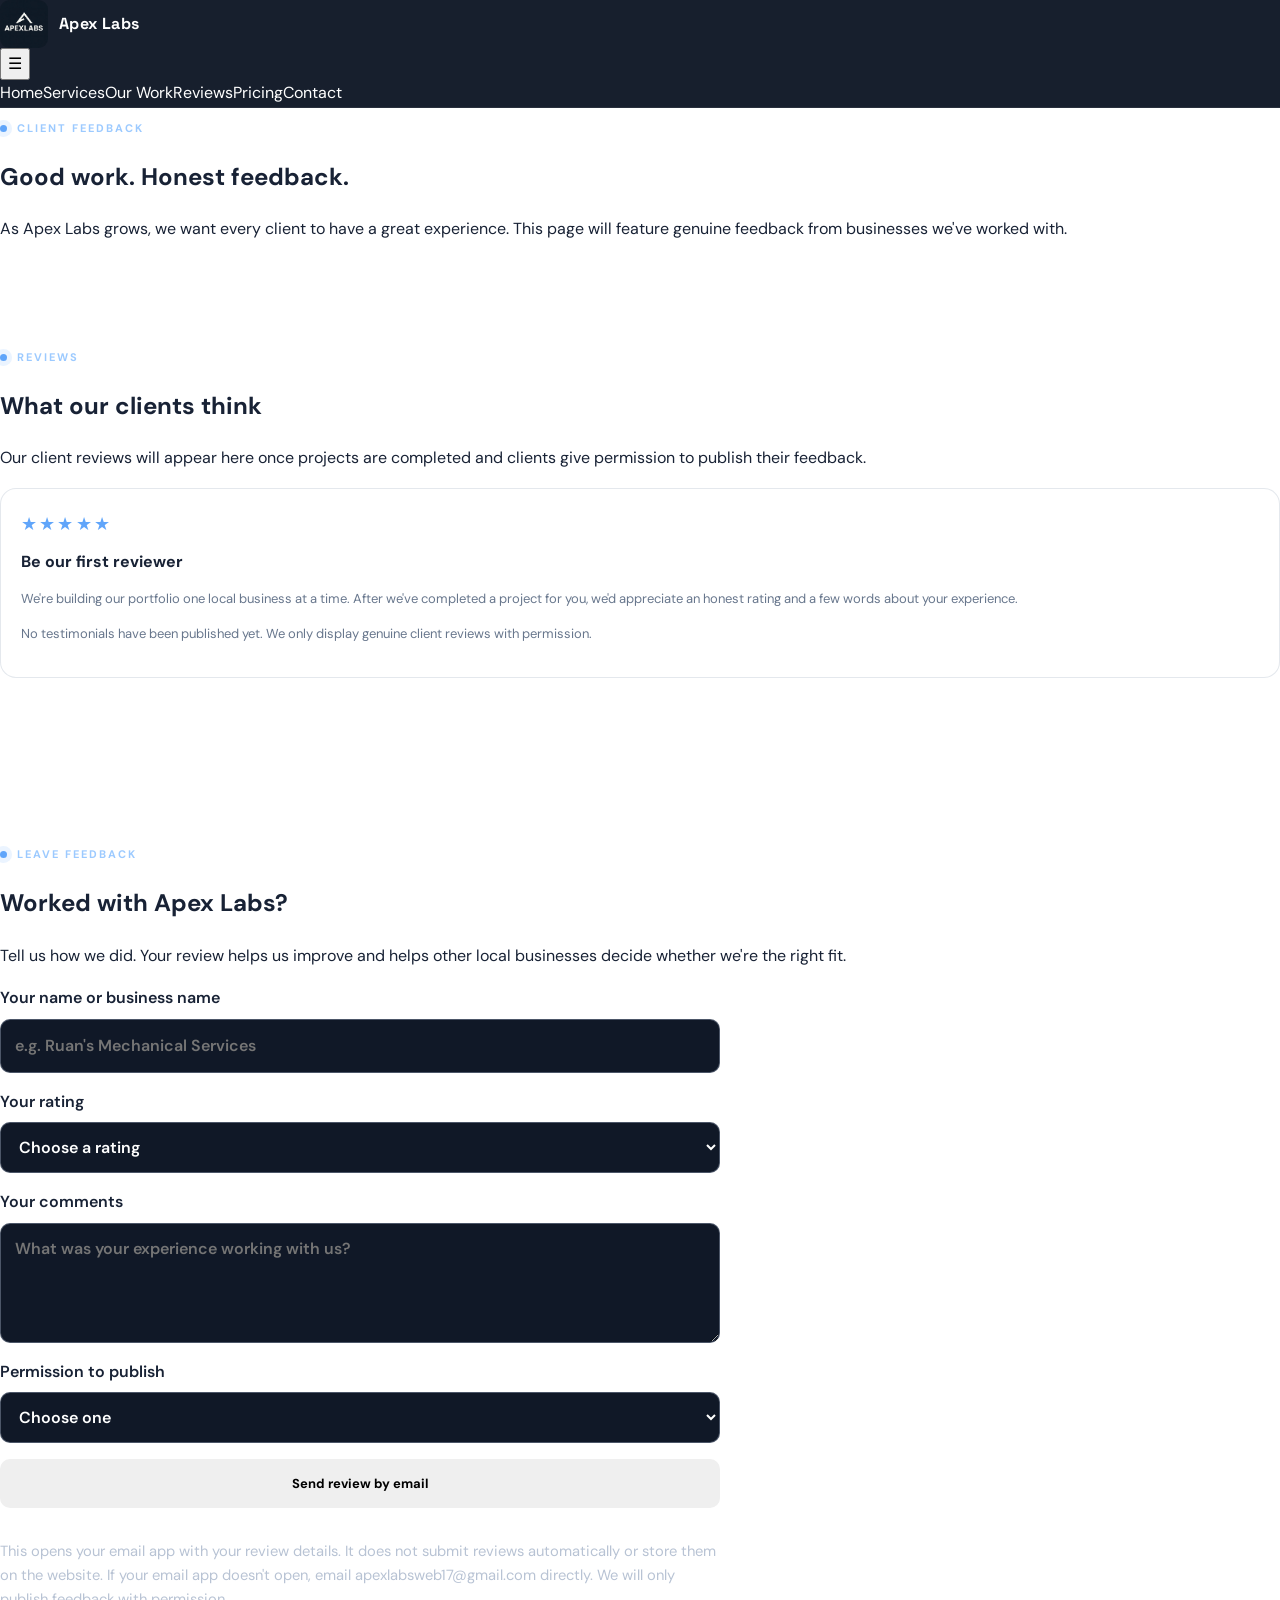
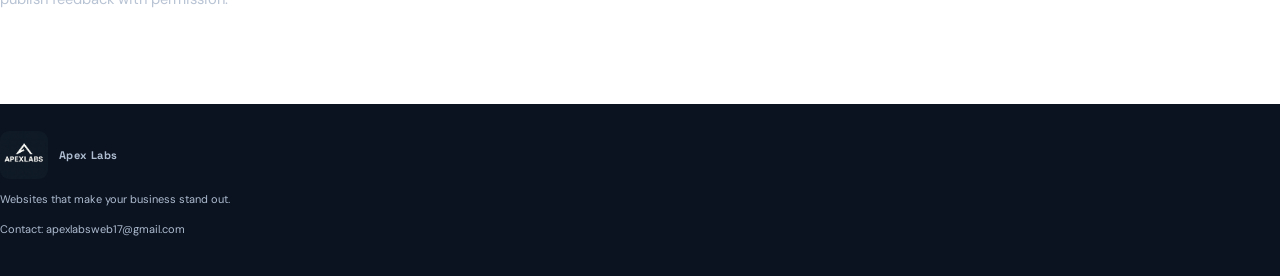
<file: reviews.html>
<!DOCTYPE html>
<html lang="en">
<head>
  <meta charset="UTF-8">
  <meta name="viewport" content="width=device-width, initial-scale=1.0">
  <title>Client Reviews | Apex Labs</title>
  <meta name="description" content="Read client feedback about Apex Labs website design and share your experience.">
  <link rel="stylesheet" href="styles.css">
  <style>
    .review-stars { color: #60A5FA; letter-spacing: .12em; font-size: 1.15rem; }
    .review-card { border: 1px solid rgba(148,163,184,.25); border-radius: 16px; padding: 1.25rem; background: rgba(255,255,255,.03); }
    .review-form { display: grid; gap: 1rem; max-width: 720px; }
    .review-form label { display: grid; gap: .45rem; font-weight: 600; }
    .review-form input, .review-form select, .review-form textarea { width: 100%; padding: .8rem .9rem; border-radius: 10px; border: 1px solid rgba(148,163,184,.45); background: #101827; color: #fff; font: inherit; }
    .review-form textarea { min-height: 120px; resize: vertical; }
    .review-note { color: #b8c3d4; font-size: .92rem; }
  </style>
</head>
<body>
  <header class="site-header">
    <div class="container nav-wrap">
      <a class="brand" href="index.html" aria-label="Apex Labs home"><img class="logo-image" src="apex-logo.jpeg" alt="Apex Labs logo"><span>Apex Labs</span></a>
      <button class="nav-toggle" aria-label="Toggle navigation" aria-expanded="false">☰</button>
      <nav class="nav-links">
        <a href="index.html">Home</a><a href="services.html">Services</a><a href="work.html">Our Work</a><a class="active" href="reviews.html">Reviews</a><a href="pricing.html">Pricing</a><a href="contact.html">Contact</a>
      </nav>
    </div>
  </header>

  <main>
    <section class="page-hero">
      <div class="container">
        <p class="eyebrow">CLIENT FEEDBACK</p>
        <h1>Good work. Honest feedback.</h1>
        <p>As Apex Labs grows, we want every client to have a great experience. This page will feature genuine feedback from businesses we've worked with.</p>
      </div>
    </section>

    <section class="section">
      <div class="container">
        <div class="section-heading">
          <p class="eyebrow">REVIEWS</p>
          <h2>What our clients think</h2>
          <p>Our client reviews will appear here once projects are completed and clients give permission to publish their feedback.</p>
        </div>
        <div class="review-card">
          <div class="review-stars" aria-label="No rating yet">★★★★★</div>
          <h3>Be our first reviewer</h3>
          <p>We're building our portfolio one local business at a time. After we've completed a project for you, we'd appreciate an honest rating and a few words about your experience.</p>
          <p class="review-note">No testimonials have been published yet. We only display genuine client reviews with permission.</p>
        </div>
      </div>
    </section>

    <section class="section section-alt">
      <div class="container">
        <div class="section-heading">
          <p class="eyebrow">LEAVE FEEDBACK</p>
          <h2>Worked with Apex Labs?</h2>
          <p>Tell us how we did. Your review helps us improve and helps other local businesses decide whether we're the right fit.</p>
        </div>
        <form class="review-form" action="mailto:apexlabsweb17@gmail.com" method="post" enctype="text/plain">
          <label for="review-name">Your name or business name
            <input id="review-name" name="Name or business" required maxlength="100" placeholder="e.g. Ruan's Mechanical Services">
          </label>
          <label for="review-rating">Your rating
            <select id="review-rating" name="Rating out of 5" required>
              <option value="">Choose a rating</option>
              <option value="5/5">★★★★★ — 5/5, Excellent</option>
              <option value="4/5">★★★★☆ — 4/5, Very good</option>
              <option value="3/5">★★★☆☆ — 3/5, Good</option>
              <option value="2/5">★★☆☆☆ — 2/5, Could be better</option>
              <option value="1/5">★☆☆☆☆ — 1/5, Needs improvement</option>
            </select>
          </label>
          <label for="review-comment">Your comments
            <textarea id="review-comment" name="Review comments" required maxlength="1500" placeholder="What was your experience working with us?"></textarea>
          </label>
          <label for="review-permission">Permission to publish
            <select id="review-permission" name="Permission to publish review" required>
              <option value="">Choose one</option>
              <option value="Yes, I give permission to publish this review">Yes, you may publish my review</option>
              <option value="No, please use this feedback privately only">No, this feedback is private</option>
            </select>
          </label>
          <button class="btn btn-primary" type="submit">Send review by email</button>
          <p class="review-note">This opens your email app with your review details. It does not submit reviews automatically or store them on the website. If your email app doesn't open, email apexlabsweb17@gmail.com directly. We will only publish feedback with permission.</p>
        </form>
      </div>
    </section>
  </main>

  <footer class="site-footer">
    <div class="container footer-inner">
      <a class="brand" href="index.html"><img class="logo-image" src="apex-logo.jpeg" alt="Apex Labs logo"><span>Apex Labs</span></a>
      <p>Websites that make your business stand out.</p>
      <p>Contact: <a href="mailto:apexlabsweb17@gmail.com">apexlabsweb17@gmail.com</a></p>
    </div>
  </footer>
  <script>
    const toggle = document.querySelector('.nav-toggle');
    const nav = document.querySelector('.nav-links');
    if (toggle && nav) toggle.addEventListener('click', () => {
      const open = nav.classList.toggle('open');
      toggle.setAttribute('aria-expanded', String(open));
    });
  </script>
</body>
</html>
</file>
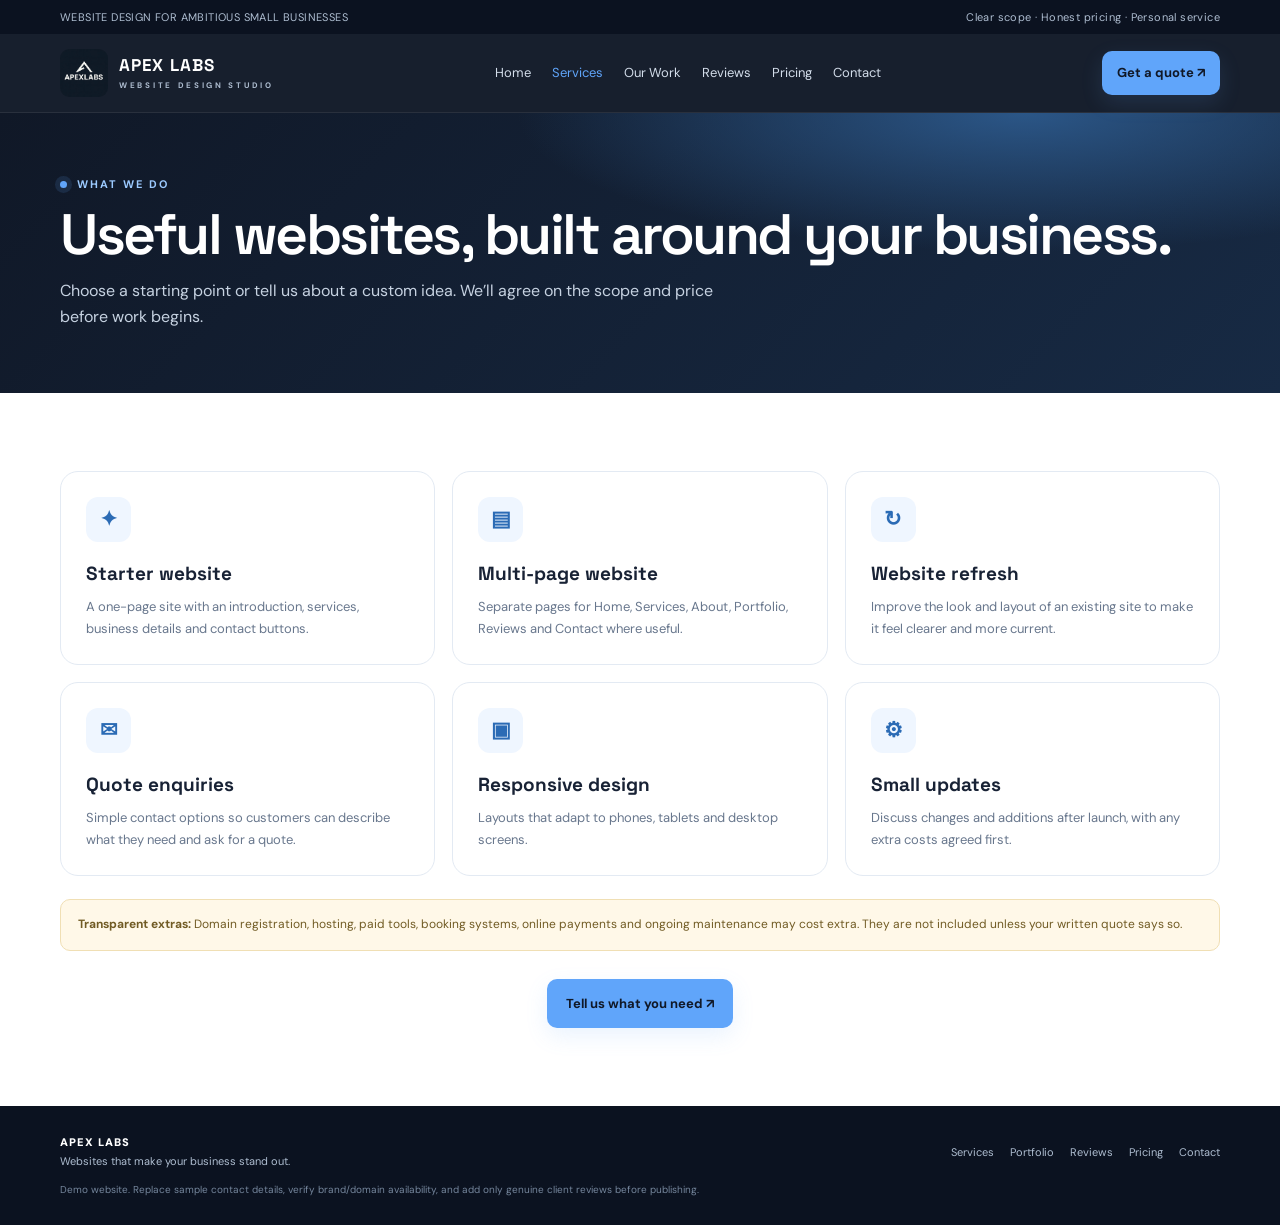
<file: services.html>
<!doctype html><html lang="en"><head><meta charset="utf-8"><meta name="viewport" content="width=device-width, initial-scale=1"><meta name="description" content="Apex Labs creates modern, mobile-friendly websites for small businesses."><meta name="theme-color" content="#101827"><title>Services | Apex Labs</title><link rel="stylesheet" href="styles.css"></head><body><div class="topline"><div class="wrap"><span>WEBSITE DESIGN FOR AMBITIOUS SMALL BUSINESSES</span><span>Clear scope · Honest pricing · Personal service</span></div></div><header><div class="wrap nav"><a class="brand" href="index.html" aria-label="Apex Labs home"><img class="logo-image" src="apex-logo.jpeg" alt="Apex Labs logo"><span class="brand-copy"><strong>APEX LABS</strong><small>WEBSITE DESIGN STUDIO</small></span></a><nav class="navlinks" id="navlinks"><a href="index.html">Home</a><a href="services.html">Services</a><a href="work.html">Our Work</a><a href="reviews.html">Reviews</a><a href="pricing.html">Pricing</a><a href="contact.html">Contact</a></nav><a class="btn btn-blue btn-small" href="contact.html">Get a quote ↗</a><button class="menu" aria-label="Open navigation" onclick="document.getElementById('navlinks').classList.toggle('open')">☰</button></div></header><main>
<section class="pagehero"><div class="wrap"><div class="eyebrow">What we do</div><h1>Useful websites, built around your business.</h1><p>Choose a starting point or tell us about a custom idea. We’ll agree on the scope and price before work begins.</p></div></section><section class="section"><div class="wrap"><div class="cards3"><article class="card"><div class="iconbox">✦</div><h3>Starter website</h3><p>A one-page site with an introduction, services, business details and contact buttons.</p></article><article class="card"><div class="iconbox">▤</div><h3>Multi-page website</h3><p>Separate pages for Home, Services, About, Portfolio, Reviews and Contact where useful.</p></article><article class="card"><div class="iconbox">↻</div><h3>Website refresh</h3><p>Improve the look and layout of an existing site to make it feel clearer and more current.</p></article><article class="card"><div class="iconbox">✉</div><h3>Quote enquiries</h3><p>Simple contact options so customers can describe what they need and ask for a quote.</p></article><article class="card"><div class="iconbox">▣</div><h3>Responsive design</h3><p>Layouts that adapt to phones, tablets and desktop screens.</p></article><article class="card"><div class="iconbox">⚙</div><h3>Small updates</h3><p>Discuss changes and additions after launch, with any extra costs agreed first.</p></article></div><div class="notice"><b>Transparent extras:</b> Domain registration, hosting, paid tools, booking systems, online payments and ongoing maintenance may cost extra. They are not included unless your written quote says so.</div><div style="text-align:center;margin-top:28px"><a class="btn btn-blue" href="contact.html">Tell us what you need ↗</a></div></div></section></main><footer><div class="wrap"><div class="footer-row"><div><div class="footer-brand">APEX LABS</div><div>Websites that make your business stand out.</div></div><div class="footer-links"><a href="services.html">Services</a><a href="work.html">Portfolio</a><a href="reviews.html">Reviews</a><a href="pricing.html">Pricing</a><a href="contact.html">Contact</a></div></div><div class="disclaimer">Demo website. Replace sample contact details, verify brand/domain availability, and add only genuine client reviews before publishing.</div></div></footer><script>document.querySelectorAll('.navlinks a').forEach(a=>{if(new URL(a.href).pathname.split('/').pop()===location.pathname.split('/').pop())a.classList.add('active');a.addEventListener('click',()=>document.getElementById('navlinks').classList.remove('open'))});</script></body></html>
</file>
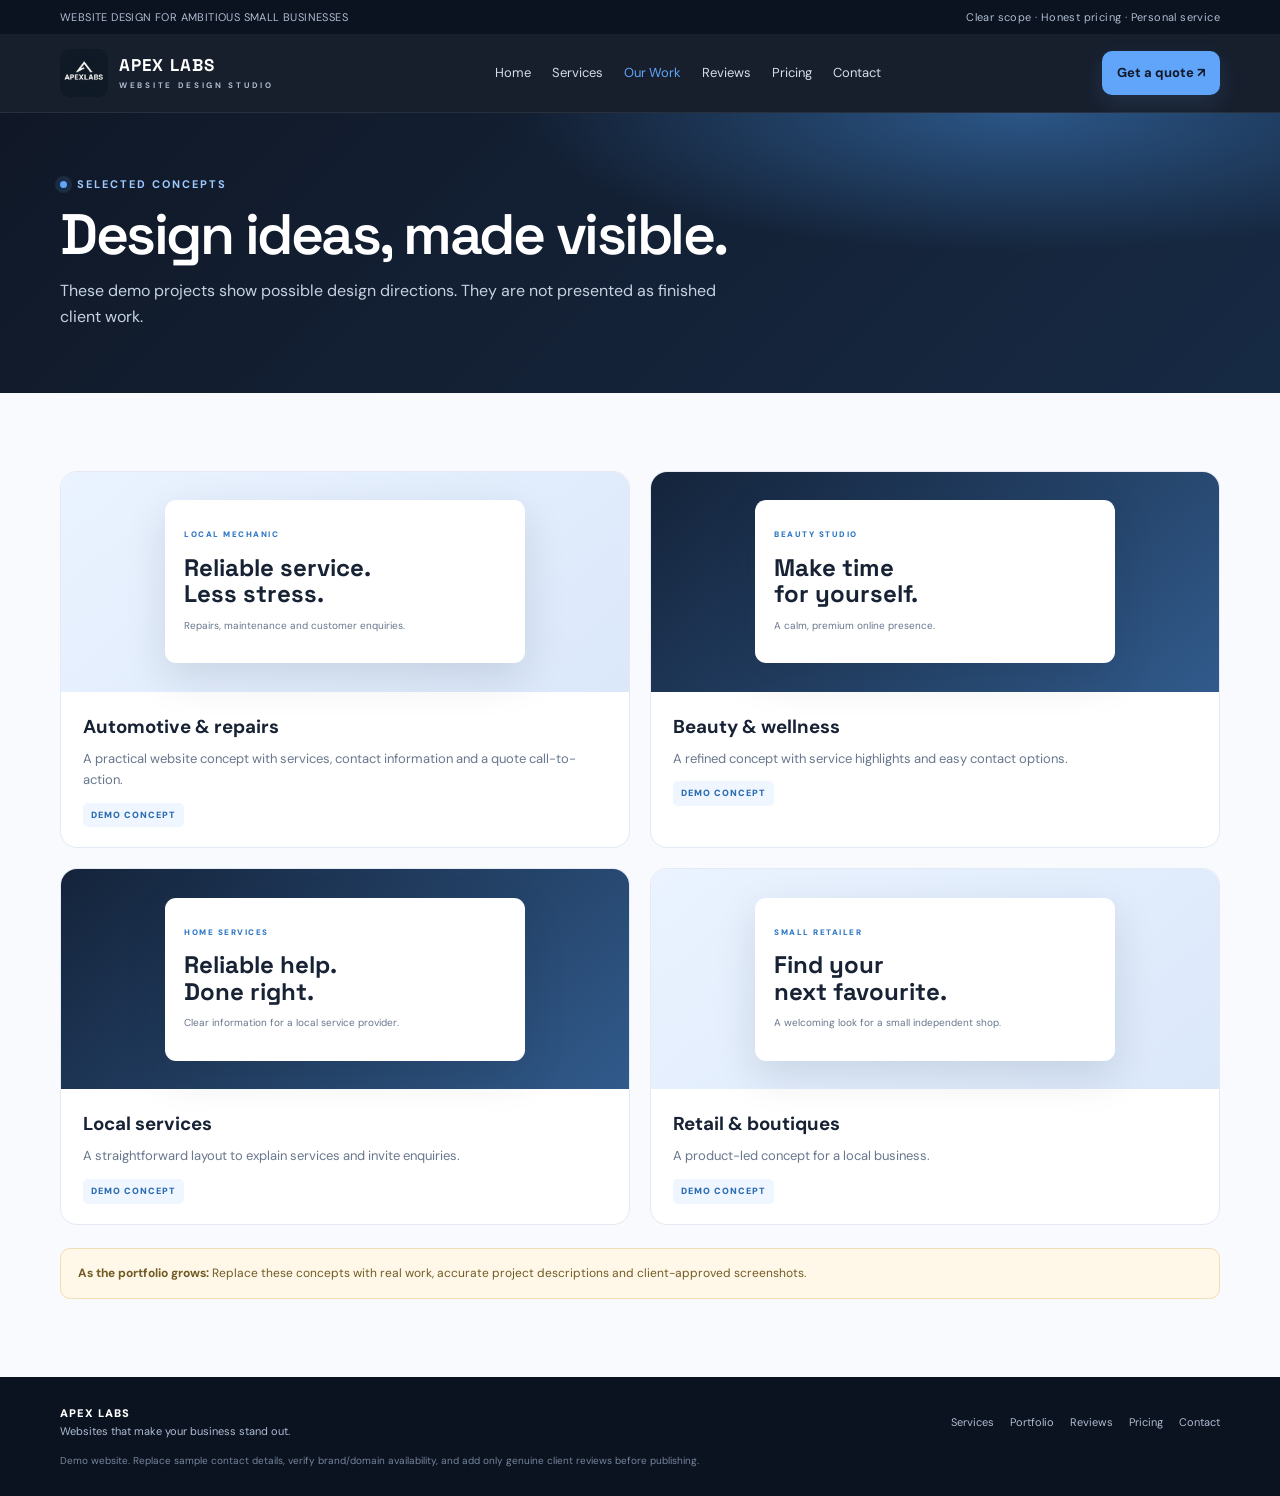
<file: work.html>
<!doctype html><html lang="en"><head><meta charset="utf-8"><meta name="viewport" content="width=device-width, initial-scale=1"><meta name="description" content="Apex Labs creates modern, mobile-friendly websites for small businesses."><meta name="theme-color" content="#101827"><title>Our Work | Apex Labs</title><link rel="stylesheet" href="styles.css"></head><body><div class="topline"><div class="wrap"><span>WEBSITE DESIGN FOR AMBITIOUS SMALL BUSINESSES</span><span>Clear scope · Honest pricing · Personal service</span></div></div><header><div class="wrap nav"><a class="brand" href="index.html" aria-label="Apex Labs home"><img class="logo-image" src="apex-logo.jpeg" alt="Apex Labs logo"><span class="brand-copy"><strong>APEX LABS</strong><small>WEBSITE DESIGN STUDIO</small></span></a><nav class="navlinks" id="navlinks"><a href="index.html">Home</a><a href="services.html">Services</a><a href="work.html">Our Work</a><a href="reviews.html">Reviews</a><a href="pricing.html">Pricing</a><a href="contact.html">Contact</a></nav><a class="btn btn-blue btn-small" href="contact.html">Get a quote ↗</a><button class="menu" aria-label="Open navigation" onclick="document.getElementById('navlinks').classList.toggle('open')">☰</button></div></header><main>
<section class="pagehero"><div class="wrap"><div class="eyebrow">Selected concepts</div><h1>Design ideas, made visible.</h1><p>These demo projects show possible design directions. They are not presented as finished client work.</p></div></section><section class="section section-soft"><div class="wrap"><div class="project-grid"><article class="project"><div class="project-art"><div class="project-mock"><small>LOCAL MECHANIC</small><h3>Reliable service.<br>Less stress.</h3><p>Repairs, maintenance and customer enquiries.</p></div></div><div class="project-info"><h3>Automotive & repairs</h3><p>A practical website concept with services, contact information and a quote call-to-action.</p><span class="tag">DEMO CONCEPT</span></div></article><article class="project"><div class="project-art dark"><div class="project-mock"><small>BEAUTY STUDIO</small><h3>Make time<br>for yourself.</h3><p>A calm, premium online presence.</p></div></div><div class="project-info"><h3>Beauty & wellness</h3><p>A refined concept with service highlights and easy contact options.</p><span class="tag">DEMO CONCEPT</span></div></article><article class="project"><div class="project-art dark"><div class="project-mock"><small>HOME SERVICES</small><h3>Reliable help.<br>Done right.</h3><p>Clear information for a local service provider.</p></div></div><div class="project-info"><h3>Local services</h3><p>A straightforward layout to explain services and invite enquiries.</p><span class="tag">DEMO CONCEPT</span></div></article><article class="project"><div class="project-art"><div class="project-mock"><small>SMALL RETAILER</small><h3>Find your<br>next favourite.</h3><p>A welcoming look for a small independent shop.</p></div></div><div class="project-info"><h3>Retail & boutiques</h3><p>A product-led concept for a local business.</p><span class="tag">DEMO CONCEPT</span></div></article></div><div class="notice"><b>As the portfolio grows:</b> Replace these concepts with real work, accurate project descriptions and client-approved screenshots.</div></div></section></main><footer><div class="wrap"><div class="footer-row"><div><div class="footer-brand">APEX LABS</div><div>Websites that make your business stand out.</div></div><div class="footer-links"><a href="services.html">Services</a><a href="work.html">Portfolio</a><a href="reviews.html">Reviews</a><a href="pricing.html">Pricing</a><a href="contact.html">Contact</a></div></div><div class="disclaimer">Demo website. Replace sample contact details, verify brand/domain availability, and add only genuine client reviews before publishing.</div></div></footer><script>document.querySelectorAll('.navlinks a').forEach(a=>{if(new URL(a.href).pathname.split('/').pop()===location.pathname.split('/').pop())a.classList.add('active');a.addEventListener('click',()=>document.getElementById('navlinks').classList.remove('open'))});</script></body></html>
</file>
<file: styles.css>
@import url('https://fonts.googleapis.com/css2?family=DM+Sans:wght@400;500;600;700&family=Space+Grotesk:wght@400;500;600;700&display=swap');
:root{--navy:#101827;--navy2:#17263d;--blue:#60a5fa;--blue2:#9ccaff;--ink:#182235;--muted:#68778d;--line:#e3eaf3;--pale:#eff6ff;--paper:#f8fafd;--white:#fff;--radius:18px;--shadow:0 18px 50px rgba(16,24,39,.09)}
*{box-sizing:border-box}html{scroll-behavior:smooth}body{margin:0;font-family:'DM Sans',Arial,sans-serif;color:var(--ink);line-height:1.65;background:#fff}a{color:inherit;text-decoration:none}button,input,select,textarea{font:inherit}.wrap{width:min(1160px,calc(100% - 40px));margin:auto}
.topline{background:#0b1220;color:#aebdd0;font-size:11px;letter-spacing:.4px}.topline .wrap{display:flex;justify-content:space-between;gap:15px;padding:8px 0}
header{background:rgba(16,24,39,.97);color:white;position:sticky;top:0;z-index:20;backdrop-filter:blur(12px);border-bottom:1px solid #ffffff14}.nav{display:flex;align-items:center;justify-content:space-between;min-height:78px;gap:22px}.brand{display:flex;align-items:center;gap:11px;font-family:'Space Grotesk',sans-serif;font-weight:700;letter-spacing:.4px}.brand-copy{line-height:1.05}.brand-copy strong{display:block;font-size:17px;letter-spacing:1.1px}.brand-copy small{display:block;color:#aebdd0;font-size:8px;letter-spacing:2.7px;margin-top:7px;font-family:'DM Sans',sans-serif}.logo{width:43px;height:43px;display:grid;place-items:center;position:relative;flex-shrink:0;border-radius:12px;background:linear-gradient(140deg,#8bc2ff,#4c92ed);color:#101827;font-family:'Space Grotesk',sans-serif;font-size:26px;font-weight:700;box-shadow:0 5px 20px #60a5fa30}.logo:before{content:"";position:absolute;inset:5px;border:1.5px solid #10182775;border-radius:8px;transform:skew(-8deg)}.navlinks{display:flex;align-items:center;gap:21px;font-size:13px;color:#d3ddea}.navlinks a:hover,.navlinks a.active{color:var(--blue)}.menu{display:none;border:0;background:transparent;color:white;font-size:25px}
.btn{display:inline-flex;align-items:center;justify-content:center;gap:8px;padding:13px 18px;border:1px solid transparent;border-radius:10px;font-size:13px;font-weight:700;transition:.2s;cursor:pointer}.btn:hover{transform:translateY(-2px)}.btn-blue{background:var(--blue);color:var(--navy);box-shadow:0 8px 22px #60a5fa22}.btn-blue:hover{background:#86bcfb}.btn-ghost{border-color:#ffffff48;color:white}.btn-light{border-color:#cbd6e5;color:var(--navy);background:white}.btn-dark{background:var(--navy);color:white}.btn-small{padding:10px 14px}
.hero{position:relative;overflow:hidden;background:radial-gradient(ellipse at 84% 15%,#2b5687 0,transparent 33%),radial-gradient(ellipse at 0 100%,#172c48 0,transparent 38%),linear-gradient(135deg,#101827,#15243a 72%,#101827);color:white;padding:90px 0 82px}.hero:after{content:"";position:absolute;right:-140px;bottom:-260px;width:560px;height:560px;border:1px solid #8bbfff24;border-radius:50%;box-shadow:0 0 0 45px #8bbfff09,0 0 0 90px #8bbfff06;pointer-events:none}.hero-grid{display:grid;grid-template-columns:1.07fr .93fr;align-items:center;gap:58px;position:relative;z-index:1}.eyebrow{font-size:11px;letter-spacing:2px;text-transform:uppercase;color:var(--blue2);font-weight:700}.eyebrow:before{content:"";display:inline-block;width:7px;height:7px;border-radius:50%;background:var(--blue);margin-right:10px;box-shadow:0 0 0 5px #60a5fa20}.hero h1,.pagehero h1{font-family:'Space Grotesk',sans-serif;font-weight:600;letter-spacing:-2.5px;line-height:1.03;font-size:clamp(43px,5.6vw,69px);margin:20px 0}.hero h1 span{color:var(--blue)}.hero p{max-width:590px;color:#c6d2e1;font-size:17px}.actions{display:flex;gap:12px;flex-wrap:wrap;margin-top:28px}.trustline{display:flex;gap:20px;flex-wrap:wrap;margin-top:27px;color:#bdc9d8;font-size:11px}.trustline span:before{content:"✓";color:var(--blue);margin-right:7px;font-weight:900}
.browser{background:#f7f9fc;border:1px solid #ffffff40;border-radius:17px;padding:11px;box-shadow:0 28px 80px #0007;transform:rotate(1deg);color:var(--ink);position:relative}.browserbar{height:25px;display:flex;align-items:center;gap:5px;padding-left:5px}.browserbar i{width:7px;height:7px;background:#d0d9e5;border-radius:50%}.browserbar span{font-size:9px;color:#9aa7b8;margin-left:8px}.browserpage{border-radius:10px;overflow:hidden;background:white}.browserhero{padding:25px 22px;background:linear-gradient(135deg,#14233a,#294c78);color:white;min-height:190px}.browserhero small{font-size:8px;letter-spacing:2px;color:#9bc9ff}.browserhero h3{font-family:'Space Grotesk',sans-serif;font-size:26px;line-height:1.1;margin:12px 0 8px}.browserhero p{font-size:10px;color:#cbd7e5;margin:0 0 15px}.mini-button{display:inline-block;background:var(--blue);color:#101827;font-size:8px;font-weight:900;padding:8px 10px;border-radius:5px}.minigrid{display:grid;grid-template-columns:repeat(3,1fr);gap:7px;padding:12px}.minigrid div{border:1px solid var(--line);padding:10px;border-radius:7px;font-size:9px}.minigrid b{display:block;margin-bottom:3px}.miniquote{margin:0 12px 12px;padding:11px;background:#edf5ff;border-radius:7px;font-size:9px}.mini-stars{color:#e8a438;letter-spacing:2px}
.section{padding:78px 0}.section-soft{background:var(--paper)}.section-dark{background:var(--navy);color:white}.section-dark h2{color:white}.section-head{max-width:700px;margin:0 auto 38px;text-align:center}.kicker{font-size:10px;font-weight:800;letter-spacing:2.2px;text-transform:uppercase;color:#3778c4}.section-head h2,.split-head h2{font-family:'Space Grotesk',sans-serif;font-size:clamp(31px,4vw,45px);letter-spacing:-1.4px;line-height:1.12;margin:10px 0 14px;color:var(--navy)}.section-head p{color:var(--muted);margin:0}.section-dark .section-head p{color:#bdc9d8}
.cards3{display:grid;grid-template-columns:repeat(3,1fr);gap:17px}.card{background:white;border:1px solid var(--line);border-radius:var(--radius);padding:25px;transition:.2s}.card:hover,.project:hover,.price-card:hover{transform:translateY(-3px);box-shadow:var(--shadow)}.iconbox{width:45px;height:45px;border-radius:12px;background:var(--pale);color:#2b6bb5;display:grid;place-items:center;font-size:21px;font-weight:800}.card h3{font-family:'Space Grotesk',sans-serif;font-size:19px;margin:16px 0 7px}.card p{color:var(--muted);font-size:13px;margin:0}.text-link{display:inline-flex;gap:7px;margin-top:16px;font-size:12px;font-weight:800;color:#2c6db5}.split{display:grid;grid-template-columns:1fr 1fr;gap:48px;align-items:center}.featurelist{list-style:none;padding:0;margin:24px 0}.featurelist li{padding:10px 0;border-bottom:1px solid var(--line);font-size:14px}.featurelist li:before{content:"✓";color:#317ac9;font-weight:900;margin-right:10px}.statbox{background:linear-gradient(145deg,#14243b,#1c3a60);border-radius:20px;padding:30px;color:white;box-shadow:var(--shadow)}.statbox .big{font-family:'Space Grotesk',sans-serif;font-size:45px;font-weight:700;color:var(--blue)}.statbox p{color:#c4d1e0;font-size:13px}.statrow{display:grid;grid-template-columns:1fr 1fr;gap:12px;margin-top:18px}.statrow div{border:1px solid #ffffff22;border-radius:12px;padding:15px}.statrow b{display:block;font-size:14px}.statrow small{font-size:11px;color:#bdc9d8}
.pagehero{padding:62px 0;background:radial-gradient(ellipse at 80% 0,#2b5687,transparent 35%),linear-gradient(135deg,#101827,#172a44);color:white}.pagehero h1{font-size:clamp(39px,5vw,57px);margin:13px 0}.pagehero p{max-width:680px;color:#c6d2e1;margin:0;font-size:16px}
.project-grid{display:grid;grid-template-columns:1fr 1fr;gap:20px}.project{border:1px solid var(--line);border-radius:17px;overflow:hidden;background:white;transition:.2s}.project-art{min-height:220px;padding:25px;display:grid;place-items:center;background:linear-gradient(140deg,#eaf3ff,#dbe8fa)}.project-art.dark{background:linear-gradient(140deg,#14233a,#315b8c)}.project-mock{width:min(360px,100%);background:white;border-radius:11px;padding:19px;box-shadow:0 15px 40px #17243a20}.project-mock small{color:#3179c4;letter-spacing:1.5px;font-weight:900;font-size:8px}.project-mock h3{font-family:'Space Grotesk',sans-serif;font-size:24px;line-height:1.1;margin:9px 0}.project-mock p{font-size:10px;color:var(--muted)}.project-info{padding:20px 22px}.project-info h3{margin:0 0 5px}.project-info p{font-size:13px;color:var(--muted);margin:0}.tag{display:inline-block;margin-top:12px;padding:5px 8px;border-radius:5px;background:var(--pale);color:#2d6db1;font-size:9px;letter-spacing:1px;font-weight:900}
.price-grid{display:grid;grid-template-columns:repeat(3,1fr);gap:17px}.price-card{border:1px solid var(--line);border-radius:17px;padding:25px;background:white;display:flex;flex-direction:column;transition:.2s}.price-card.popular{border:2px solid var(--blue);box-shadow:0 12px 35px #60a5fa20;position:relative}.price-label{font-size:10px;font-weight:900;letter-spacing:1.4px;color:#3175bd}.price-card h3{font-family:'Space Grotesk',sans-serif;margin:10px 0 0}.price{font-family:'Space Grotesk',sans-serif;font-size:39px;font-weight:700;letter-spacing:-1.5px;color:var(--navy);margin:7px 0}.price small{font-size:11px;color:var(--muted);letter-spacing:0}.price-card>p{color:var(--muted);font-size:13px}.included{list-style:none;padding:0;margin:12px 0 22px;flex:1;font-size:12px}.included li{padding:7px 0;border-bottom:1px solid #edf0f5}.included li:before{content:"✓ ";color:#3179c4;font-weight:900}.notice{padding:15px 17px;background:#fff8e8;border:1px solid #f0dfb4;color:#715b24;border-radius:10px;font-size:12px;margin-top:23px}
.review-grid{display:grid;grid-template-columns:repeat(3,1fr);gap:17px}.review-card{border:1px solid var(--line);border-radius:16px;background:white;padding:23px}.review-icon{font-size:24px;color:#8dbcf2}.review-card h3{margin:10px 0 5px;font-size:16px}.review-card p{color:var(--muted);font-size:13px}.review-card small{font-size:10px;color:#8492a5}.review-stars{color:#e5a23a;letter-spacing:3px}.form-layout{display:grid;grid-template-columns:.8fr 1.2fr;gap:23px;align-items:start}.contact-panel{background:var(--navy);color:white;border-radius:17px;padding:28px}.contact-panel p{font-size:13px;color:#c2cedd}.contact-panel h3{font-family:'Space Grotesk',sans-serif;font-size:23px;line-height:1.2}.contact-item{border-top:1px solid #ffffff20;padding-top:13px;margin-top:15px;font-size:13px}.form-card{border:1px solid var(--line);border-radius:17px;padding:27px;background:white}.field{margin-bottom:15px}.field label{display:block;font-size:12px;font-weight:800;margin-bottom:6px}.field input,.field select,.field textarea{width:100%;border:1px solid #d7e0ec;border-radius:9px;padding:12px 13px;background:#fff;font-size:13px;outline:none}.field input:focus,.field select:focus,.field textarea:focus{border-color:#60a5fa;box-shadow:0 0 0 3px #60a5fa22}.field textarea{min-height:125px;resize:vertical}.hint{font-size:11px;color:var(--muted)}
.cta{padding:54px 0;background:linear-gradient(110deg,#101827,#1b3556);color:white}.cta-inner{display:flex;align-items:center;justify-content:space-between;gap:24px}.cta h2{font-family:'Space Grotesk',sans-serif;font-size:clamp(27px,3.5vw,38px);line-height:1.15;margin:0 0 8px}.cta p{margin:0;color:#c2cedd;font-size:14px}
footer{background:#0b1220;color:#aebdd0;padding:27px 0;font-size:11px}.footer-row{display:flex;align-items:center;justify-content:space-between;gap:20px}.footer-brand{color:white;font-weight:900;letter-spacing:1px}.footer-links{display:flex;gap:16px;flex-wrap:wrap}.footer-links a:hover{color:var(--blue)}.disclaimer{margin-top:12px;color:#75869c;font-size:10px}
@media(max-width:900px){.navlinks{gap:12px}.hero-grid{gap:30px}.hero{padding:68px 0}.price-grid{grid-template-columns:1fr 1fr}.price-card:last-child{grid-column:1/-1}}
@media(max-width:720px){.topline .wrap{justify-content:center}.topline .wrap span:last-child{display:none}.nav{min-height:70px}.navlinks{display:none;position:absolute;top:70px;left:0;right:0;padding:18px 22px 23px;background:var(--navy);flex-direction:column;align-items:flex-start;border-top:1px solid #ffffff15}.navlinks.open{display:flex}.menu{display:block}.nav>.btn{display:none}.hero-grid,.split,.form-layout{grid-template-columns:1fr}.hero{padding:58px 0}.hero h1{letter-spacing:-1.5px}.browser{max-width:490px;margin:0 auto}.cards3,.review-grid,.price-grid,.project-grid{grid-template-columns:1fr}.price-card:last-child{grid-column:auto}.section{padding:58px 0}.cta-inner,.footer-row{align-items:flex-start;flex-direction:column}.pagehero{padding:48px 0}}

/* Exact supplied Apex Labs logo */
.logo-image{width:48px;height:48px;object-fit:cover;object-position:center;border-radius:9px;flex-shrink:0;display:block}
</file>
